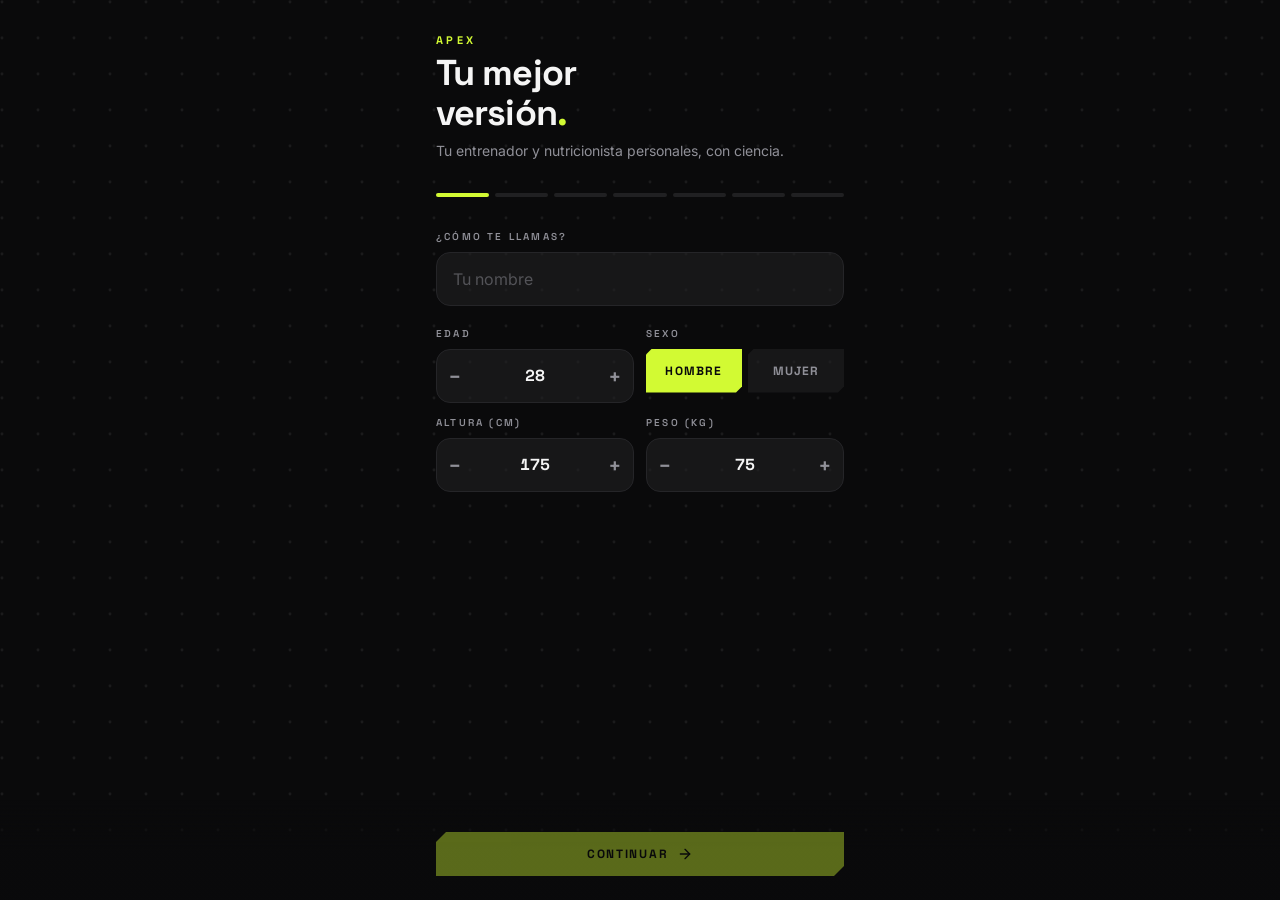
<file: index.html>
<!doctype html>
<html lang="es" class="dark">
  <head>
    <meta charset="UTF-8" />
    <meta name="viewport" content="width=device-width, initial-scale=1.0, viewport-fit=cover" />
    <meta name="theme-color" content="#0a0a0b" />
    <link rel="manifest" href="/manifest.webmanifest" />
    <!-- iOS: instalación como app en pantalla de inicio -->
    <meta name="apple-mobile-web-app-capable" content="yes" />
    <meta name="mobile-web-app-capable" content="yes" />
    <meta name="apple-mobile-web-app-status-bar-style" content="black-translucent" />
    <meta name="apple-mobile-web-app-title" content="APEX" />
    <link rel="apple-touch-icon" href="/icons/apple-touch-icon.png" />
    <link rel="icon" type="image/png" href="/icons/icon-192.png" />
    <meta name="description" content="APEX: tu plan de entrenamiento y nutrición con base científica. Entrena, come, mide, repite." />
    <title>APEX — Tu mejor versión</title>
    <link rel="preconnect" href="https://fonts.googleapis.com" />
    <link rel="preconnect" href="https://fonts.gstatic.com" crossorigin />
    <link
      href="https://fonts.googleapis.com/css2?family=Space+Grotesk:wght@400;500;600;700&family=Inter:wght@400;500;600;700&family=JetBrains+Mono:wght@400;500;700&display=swap"
      rel="stylesheet"
    />
    <script type="module" crossorigin src="/assets/index-Dzww2-2P.js"></script>
    <link rel="stylesheet" crossorigin href="/assets/index-Cu0uky8-.css">
  </head>
  <body>
    <div id="root"></div>
  </body>
</html>
</file>
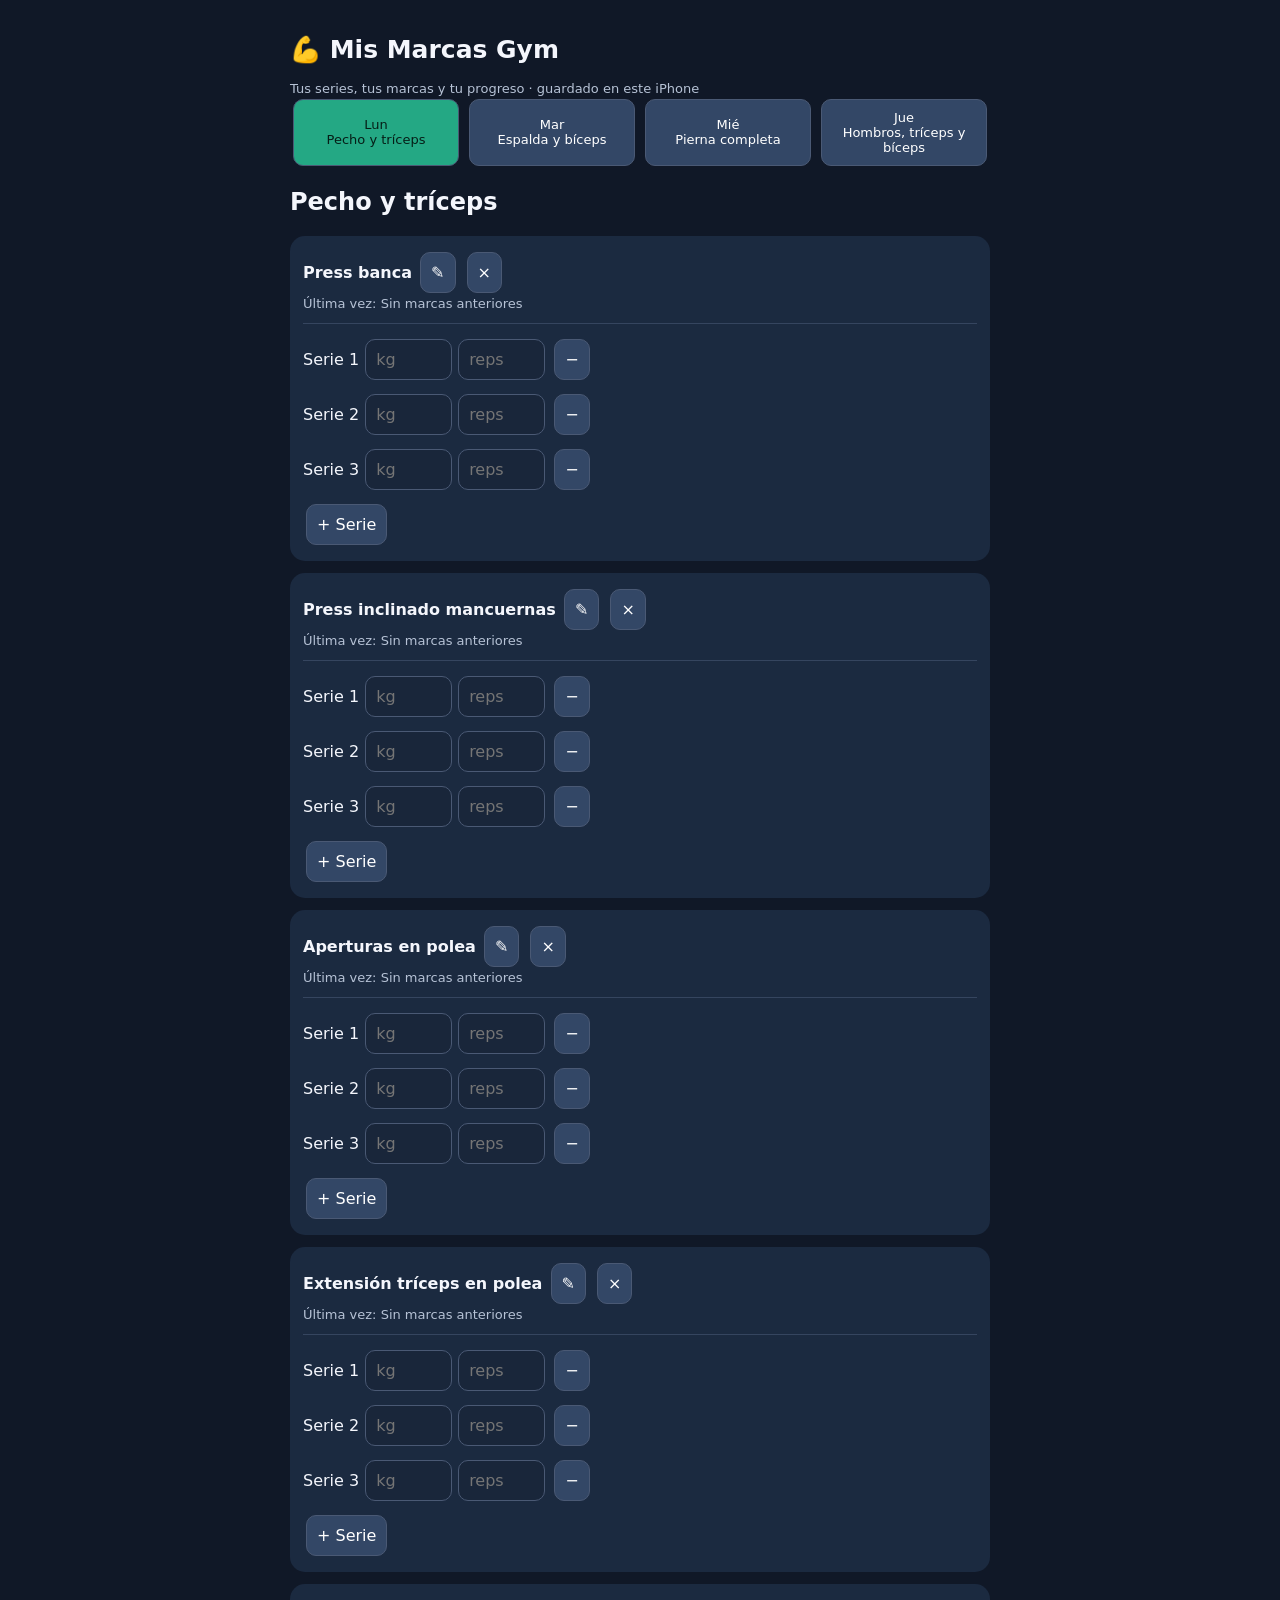
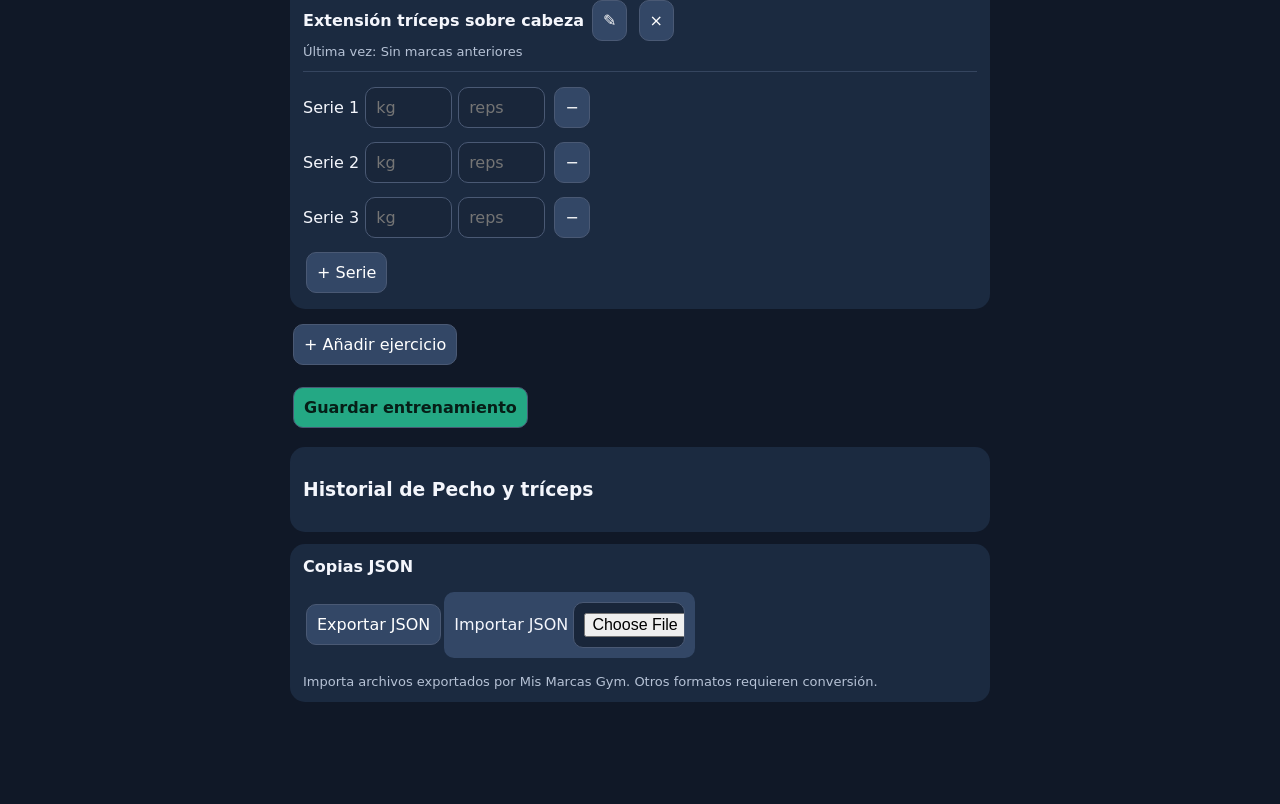
<file: mis-marcas-gym/index.html>
<!doctype html><html lang="es"><head><meta charset="utf-8"><meta name="viewport" content="width=device-width,initial-scale=1,viewport-fit=cover"><meta name="theme-color" content="#101827"><meta name="apple-mobile-web-app-capable" content="yes"><meta name="apple-mobile-web-app-title" content="Mis Marcas"><title>Mis Marcas Gym</title><link rel="manifest" href="manifest.webmanifest"><style>body{font-family:system-ui;background:#101827;color:#f4f6fc;margin:0;padding:18px 15px 90px;max-width:700px;margin:auto}h1{font-size:25px}button,input,select{font:inherit;border-radius:10px;padding:10px;border:1px solid #4a5974}button{background:#334766;color:white;margin:3px}button.primary{background:#24a884;color:#061e17;font-weight:bold}input{background:#19263a;color:white;max-width:90px}input[type=text]{max-width:220px}.card{background:#1b2a40;padding:13px;border-radius:15px;margin:12px 0}.muted{color:#b6c2d5;font-size:13px}.tabs{display:flex;flex-wrap:wrap;gap:4px}.tabs button{flex:1;font-size:13px}.active{background:#24a884;color:#061e17} .set{display:flex;align-items:center;gap:6px;margin:8px 0;flex-wrap:wrap}.set input{width:65px}.line{border-top:1px solid #35455f;margin:12px 0}</style></head><body><h1>💪 Mis Marcas Gym</h1><div class="muted">Tus series, tus marcas y tu progreso · guardado en este iPhone</div><div class="tabs" id="tabs"></div><div id="main"></div><div class="card"><b>Copias JSON</b><p><button onclick="exportData()">Exportar JSON</button><label style="display:inline-block;background:#334766;padding:10px;border-radius:10px">Importar JSON <input type="file" accept=".json,application/json" onchange="importData(this)" style="width:95px"></label></p><div class="muted">Importa archivos exportados por Mis Marcas Gym. Otros formatos requieren conversión.</div></div><script>
const defaults=[["Pecho y tríceps",["Press banca","Press inclinado mancuernas","Aperturas en polea","Extensión tríceps en polea","Extensión tríceps sobre cabeza"]],["Espalda y bíceps",["Jalón al pecho","Remo con barra","Remo en polea baja","Curl bíceps con barra","Curl inclinado con mancuernas"]],["Pierna completa",["Extensiones de cuádriceps","Prensa","Peso muerto rumano","Curl femoral","Elevación de gemelos"]],["Hombros, tríceps y bíceps",["Press militar","Elevaciones laterales","Pájaros","Extensión tríceps en polea","Extensión tríceps sobre cabeza","Curl bíceps con barra","Curl martillo"]]];
const key="mis-marcas-gym-v3";let state;try{state=JSON.parse(localStorage.getItem(key))}catch(e){}if(!state||!Array.isArray(state.days)){state={days:defaults.map(([name,exercises])=>({name,exercises:exercises.map(name=>({id:crypto.randomUUID(),name,sets:[{kg:"",reps:""},{kg:"",reps:""},{kg:"",reps:""}]}))})),history:[]}}if(state.routineVersion!==3){state.days=defaults.map(([name,names],i)=>({name,exercises:names.map(n=>{let old=state.days[i]?.exercises?.find(e=>e.name===n);return old||{id:crypto.randomUUID(),name:n,sets:[{kg:"",reps:""},{kg:"",reps:""},{kg:"",reps:""}]}})}));state.routineVersion=3;}let day=(new Date().getDay()+6)%7;if(day>3)day=0;const save=()=>localStorage.setItem(key,JSON.stringify(state));const esc=s=>String(s).replace(/[&<>"']/g,c=>({"&":"&amp;","<":"&lt;",">":"&gt;",'"':"&quot;","'":"&#39;"}[c]));const id=()=>crypto.randomUUID();function last(ex){for(let i=state.history.length-1;i>=0;i--){let a=state.history[i].exercises.find(x=>x.id===ex.id||x.name===ex.name||((x.aliases||[]).includes(ex.name)));if(a)return state.history[i].date+": "+a.sets.map(s=>s.kg+" kg × "+s.reps).join(" · ")}return "Sin marcas anteriores"}function render(){document.getElementById("tabs").innerHTML=state.days.map((d,i)=>'<button class="'+(i===day?"active":"")+'" onclick="day='+i+';render()">'+["Lun","Mar","Mié","Jue"][i]+'<div>'+esc(d.name)+'</div></button>').join("");let d=state.days[day];document.getElementById("main").innerHTML='<h2>'+esc(d.name)+'</h2>'+d.exercises.map((ex,j)=>'<div class="card"><div><b>'+esc(ex.name)+'</b> <button onclick="rename('+j+')">✎</button> <button onclick="removeEx('+j+')">×</button></div><div class="muted">Última vez: '+esc(last(ex))+'</div><div class="line"></div>'+ex.sets.map((s,k)=>'<div class="set"><span>Serie '+(k+1)+'</span><input type="number" min="0" step="0.5" placeholder="kg" value="'+esc(s.kg)+'" oninput="edit('+j+','+k+',\'kg\',this.value)"><input type="number" min="0" step="1" placeholder="reps" value="'+esc(s.reps)+'" oninput="edit('+j+','+k+',\'reps\',this.value)"><button onclick="removeSet('+j+','+k+')">−</button></div>').join('')+'<button onclick="addSet('+j+')">+ Serie</button></div>').join('')+'<button onclick="addEx()">+ Añadir ejercicio</button><p><button class="primary" onclick="finish()">Guardar entrenamiento</button></p><div class="card"><h3>Historial de '+esc(d.name)+'</h3>'+state.history.filter(h=>h.day===day||h.day===-1).slice().reverse().slice(0,12).map(h=>'<p><b>'+esc(h.date)+'</b><br>'+h.exercises.map(e=>esc(e.name)+': '+e.sets.map(s=>s.kg+'kg × '+s.reps).join(', ')).join('<br>')+'</p>').join('')+'</div>'}function edit(j,k,f,v){state.days[day].exercises[j].sets[k][f]=v;save()}function addSet(j){state.days[day].exercises[j].sets.push({kg:"",reps:""});save();render()}function removeSet(j,k){state.days[day].exercises[j].sets.splice(k,1);save();render()}function addEx(){let name=prompt("Nombre del ejercicio");if(!name?.trim())return;state.days[day].exercises.push({id:id(),name:name.trim(),sets:[{kg:"",reps:""},{kg:"",reps:""},{kg:"",reps:""}]});save();render()}function rename(j){let ex=state.days[day].exercises[j],name=prompt("Nuevo nombre",ex.name);if(name?.trim()){ex.name=name.trim();save();render()}}function removeEx(j){if(confirm("¿Eliminar ejercicio? El historial se conservará.")){state.days[day].exercises.splice(j,1);save();render()}}function finish(){let d=state.days[day],exercises=d.exercises.map(e=>({id:e.id,name:e.name,sets:e.sets.filter(s=>s.kg!==""&&s.reps!=="").map(s=>({...s}))})).filter(e=>e.sets.length);if(!exercises.length)return alert("Introduce alguna serie completa.");if(!confirm("¿Guardar este entrenamiento?"))return;state.history.push({date:new Date().toLocaleDateString("es-ES"),day,exercises});save();render();alert("Entrenamiento guardado")}function exportData(){let a=document.createElement("a"),u=URL.createObjectURL(new Blob([JSON.stringify(state,null,2)],{type:"application/json"}));a.href=u;a.download="mis-marcas-"+new Date().toISOString().slice(0,10)+".json";a.click();setTimeout(()=>URL.revokeObjectURL(u),1000)}function normalizeName(s){return String(s||"").normalize("NFD").replace(/[\\u0300-\\u036f]/g,"").toLowerCase().replace(/[^a-z0-9]/g,"")}function convertPersonal(d){const sessions=d.data.sessions;if(!Array.isArray(sessions))throw Error("No se encuentran sesiones de Personal Recomp");let imported=0;const existing=new Set(state.history.map(h=>h.sourceId).filter(Boolean));for(const session of sessions){if(!Array.isArray(session.exercises)||session.status!=="done")continue;const sourceId="personal-recomp:"+session.id;if(existing.has(sourceId))continue;const exercises=session.exercises.map(e=>{const name=e.name||e.canonical||d.data.exercises?.[e.exerciseId]?.name||"Ejercicio";const aliases=[e.name,e.canonical,d.data.exercises?.[e.exerciseId]?.name,d.data.exercises?.[e.exerciseId]?.canonical].filter(Boolean);const sets=(e.sets||[]).filter(x=>x.done!==false&&Number.isFinite(Number(x.kg))&&Number.isFinite(Number(x.reps))).map(x=>({kg:String(x.kg),reps:String(x.reps),rir:x.rir,ts:x.ts}));return {id:e.exerciseId||name,name,aliases,sets}}).filter(e=>e.sets.length);if(!exercises.length)continue;state.history.push({date:session.date,day:-1,title:session.title||"Personal Recomp",sourceId,exercises});imported++}state.history.sort((a,b)=>String(a.date).localeCompare(String(b.date)));return imported}async function importData(el){const file=el.files?.[0];if(!file)return;try{let d;try{d=JSON.parse(await file.text())}catch(e){throw Error("El archivo no es JSON válido.")}if(d?.app==="Personal Recomp"&&Array.isArray(d.data?.sessions)){if(!confirm("Importar historial de Personal Recomp manteniendo tu rutina y marcas actuales?"))return;const backup=JSON.stringify(state);try{const count=convertPersonal(d);save();render();alert("Importadas "+count+" sesiones nuevas. El historial anterior se conserva. Los entrenamientos antiguos aparecen en el historial de todos los días.")}catch(e){state=JSON.parse(backup);throw e}}else if(Array.isArray(d?.days)&&d.days.length===4&&Array.isArray(d.history)){if(!d.days.every(x=>Array.isArray(x.exercises)))throw Error("Formato incorrecto");if(confirm("Este archivo sustituirá la rutina y el historial actuales. ¿Continuar?")){state=d;save();render();alert("Importación completada.")}}else throw Error("Formato no reconocido. Adjunta este archivo al chat para adaptar su importación.")}catch(e){alert("No se ha importado: "+e.message)}finally{el.value=""}}save();render();if("serviceWorker"in navigator)navigator.serviceWorker.register("sw.js").catch(()=>{});
</script></body></html>
</file>
<file: assets/index-Cu0uky8-.css>
*,:before,:after{--tw-border-spacing-x: 0;--tw-border-spacing-y: 0;--tw-translate-x: 0;--tw-translate-y: 0;--tw-rotate: 0;--tw-skew-x: 0;--tw-skew-y: 0;--tw-scale-x: 1;--tw-scale-y: 1;--tw-pan-x: ;--tw-pan-y: ;--tw-pinch-zoom: ;--tw-scroll-snap-strictness: proximity;--tw-gradient-from-position: ;--tw-gradient-via-position: ;--tw-gradient-to-position: ;--tw-ordinal: ;--tw-slashed-zero: ;--tw-numeric-figure: ;--tw-numeric-spacing: ;--tw-numeric-fraction: ;--tw-ring-inset: ;--tw-ring-offset-width: 0px;--tw-ring-offset-color: #fff;--tw-ring-color: rgb(59 130 246 / .5);--tw-ring-offset-shadow: 0 0 #0000;--tw-ring-shadow: 0 0 #0000;--tw-shadow: 0 0 #0000;--tw-shadow-colored: 0 0 #0000;--tw-blur: ;--tw-brightness: ;--tw-contrast: ;--tw-grayscale: ;--tw-hue-rotate: ;--tw-invert: ;--tw-saturate: ;--tw-sepia: ;--tw-drop-shadow: ;--tw-backdrop-blur: ;--tw-backdrop-brightness: ;--tw-backdrop-contrast: ;--tw-backdrop-grayscale: ;--tw-backdrop-hue-rotate: ;--tw-backdrop-invert: ;--tw-backdrop-opacity: ;--tw-backdrop-saturate: ;--tw-backdrop-sepia: ;--tw-contain-size: ;--tw-contain-layout: ;--tw-contain-paint: ;--tw-contain-style: }::backdrop{--tw-border-spacing-x: 0;--tw-border-spacing-y: 0;--tw-translate-x: 0;--tw-translate-y: 0;--tw-rotate: 0;--tw-skew-x: 0;--tw-skew-y: 0;--tw-scale-x: 1;--tw-scale-y: 1;--tw-pan-x: ;--tw-pan-y: ;--tw-pinch-zoom: ;--tw-scroll-snap-strictness: proximity;--tw-gradient-from-position: ;--tw-gradient-via-position: ;--tw-gradient-to-position: ;--tw-ordinal: ;--tw-slashed-zero: ;--tw-numeric-figure: ;--tw-numeric-spacing: ;--tw-numeric-fraction: ;--tw-ring-inset: ;--tw-ring-offset-width: 0px;--tw-ring-offset-color: #fff;--tw-ring-color: rgb(59 130 246 / .5);--tw-ring-offset-shadow: 0 0 #0000;--tw-ring-shadow: 0 0 #0000;--tw-shadow: 0 0 #0000;--tw-shadow-colored: 0 0 #0000;--tw-blur: ;--tw-brightness: ;--tw-contrast: ;--tw-grayscale: ;--tw-hue-rotate: ;--tw-invert: ;--tw-saturate: ;--tw-sepia: ;--tw-drop-shadow: ;--tw-backdrop-blur: ;--tw-backdrop-brightness: ;--tw-backdrop-contrast: ;--tw-backdrop-grayscale: ;--tw-backdrop-hue-rotate: ;--tw-backdrop-invert: ;--tw-backdrop-opacity: ;--tw-backdrop-saturate: ;--tw-backdrop-sepia: ;--tw-contain-size: ;--tw-contain-layout: ;--tw-contain-paint: ;--tw-contain-style: }*,:before,:after{box-sizing:border-box;border-width:0;border-style:solid;border-color:#e5e7eb}:before,:after{--tw-content: ""}html,:host{line-height:1.5;-webkit-text-size-adjust:100%;-moz-tab-size:4;-o-tab-size:4;tab-size:4;font-family:ui-sans-serif,system-ui,sans-serif,"Apple Color Emoji","Segoe UI Emoji",Segoe UI Symbol,"Noto Color Emoji";font-feature-settings:normal;font-variation-settings:normal;-webkit-tap-highlight-color:transparent}body{margin:0;line-height:inherit}hr{height:0;color:inherit;border-top-width:1px}abbr:where([title]){-webkit-text-decoration:underline dotted;text-decoration:underline dotted}h1,h2,h3,h4,h5,h6{font-size:inherit;font-weight:inherit}a{color:inherit;text-decoration:inherit}b,strong{font-weight:bolder}code,kbd,samp,pre{font-family:ui-monospace,SFMono-Regular,Menlo,Monaco,Consolas,Liberation Mono,Courier New,monospace;font-feature-settings:normal;font-variation-settings:normal;font-size:1em}small{font-size:80%}sub,sup{font-size:75%;line-height:0;position:relative;vertical-align:baseline}sub{bottom:-.25em}sup{top:-.5em}table{text-indent:0;border-color:inherit;border-collapse:collapse}button,input,optgroup,select,textarea{font-family:inherit;font-feature-settings:inherit;font-variation-settings:inherit;font-size:100%;font-weight:inherit;line-height:inherit;letter-spacing:inherit;color:inherit;margin:0;padding:0}button,select{text-transform:none}button,input:where([type=button]),input:where([type=reset]),input:where([type=submit]){-webkit-appearance:button;background-color:transparent;background-image:none}:-moz-focusring{outline:auto}:-moz-ui-invalid{box-shadow:none}progress{vertical-align:baseline}::-webkit-inner-spin-button,::-webkit-outer-spin-button{height:auto}[type=search]{-webkit-appearance:textfield;outline-offset:-2px}::-webkit-search-decoration{-webkit-appearance:none}::-webkit-file-upload-button{-webkit-appearance:button;font:inherit}summary{display:list-item}blockquote,dl,dd,h1,h2,h3,h4,h5,h6,hr,figure,p,pre{margin:0}fieldset{margin:0;padding:0}legend{padding:0}ol,ul,menu{list-style:none;margin:0;padding:0}dialog{padding:0}textarea{resize:vertical}input::-moz-placeholder,textarea::-moz-placeholder{opacity:1;color:#9ca3af}input::placeholder,textarea::placeholder{opacity:1;color:#9ca3af}button,[role=button]{cursor:pointer}:disabled{cursor:default}img,svg,video,canvas,audio,iframe,embed,object{display:block;vertical-align:middle}img,video{max-width:100%;height:auto}[hidden]:where(:not([hidden=until-found])){display:none}:root{--background: 240 6% 4%;--foreground: 0 0% 96%;--card: 240 5% 8%;--card-foreground: 0 0% 96%;--popover: 240 5% 8%;--popover-foreground: 0 0% 96%;--primary: 72 95% 59%;--primary-foreground: 240 10% 4%;--secondary: 240 4% 13%;--secondary-foreground: 0 0% 96%;--muted: 240 4% 13%;--muted-foreground: 240 4% 58%;--accent: 72 95% 59%;--accent-foreground: 240 10% 4%;--destructive: 4 88% 62%;--destructive-foreground: 0 0% 98%;--border: 240 4% 15%;--input: 240 4% 15%;--ring: 72 95% 59%;--radius: .625rem;--sidebar-background: 240 5.9% 10%;--sidebar-foreground: 240 4.8% 95.9%;--sidebar-primary: 224.3 76.3% 48%;--sidebar-primary-foreground: 0 0% 100%;--sidebar-accent: 240 3.7% 15.9%;--sidebar-accent-foreground: 0 0% 98%;--sidebar-border: 240 3.7% 15.9%;--sidebar-ring: 217.2 91.2% 59.8%}*{border-color:hsl(var(--border))}html{-webkit-tap-highlight-color:transparent}body{background-color:hsl(var(--background));color:hsl(var(--foreground));-webkit-font-smoothing:antialiased;-moz-osx-font-smoothing:grayscale;font-family:Inter,system-ui,sans-serif;font-feature-settings:"tnum" 1}.font-display{font-family:Space Grotesk,Inter,sans-serif}.font-mono-num{font-family:JetBrains Mono,monospace;font-feature-settings:"tnum" 1}.chamfer{clip-path:polygon(10px 0,100% 0,100% calc(100% - 10px),calc(100% - 10px) 100%,0 100%,0 10px)}.chamfer-sm{clip-path:polygon(6px 0,100% 0,100% calc(100% - 6px),calc(100% - 6px) 100%,0 100%,0 6px)}.micro-label{font-family:Space Grotesk,Inter,sans-serif;font-size:10px;font-weight:600;text-transform:uppercase;letter-spacing:.22em;color:hsl(var(--muted-foreground))}.dot-grid{background-image:url("data:image/svg+xml,%3Csvg xmlns='http://www.w3.org/2000/svg' width='36' height='36'%3E%3Ccircle cx='2' cy='2' r='1.4' fill='%23ffffff' fill-opacity='0.07'/%3E%3C/svg%3E")}.dot-grid-volt{background-image:url("data:image/svg+xml,%3Csvg xmlns='http://www.w3.org/2000/svg' width='36' height='36'%3E%3Ccircle cx='2' cy='2' r='1.4' fill='%23d4f93f' fill-opacity='0.16'/%3E%3C/svg%3E")}.no-scrollbar::-webkit-scrollbar{display:none}.no-scrollbar{-ms-overflow-style:none;scrollbar-width:none}.sr-only{position:absolute;width:1px;height:1px;padding:0;margin:-1px;overflow:hidden;clip:rect(0,0,0,0);white-space:nowrap;border-width:0}.pointer-events-none{pointer-events:none}.pointer-events-auto{pointer-events:auto}.visible{visibility:visible}.invisible{visibility:hidden}.fixed{position:fixed}.absolute{position:absolute}.relative{position:relative}.sticky{position:sticky}.inset-0{inset:0}.inset-x-0{left:0;right:0}.inset-y-0{top:0;bottom:0}.-bottom-12{bottom:-3rem}.-left-12{left:-3rem}.-right-0\.5{right:-.125rem}.-right-1\.5{right:-.375rem}.-right-12{right:-3rem}.-top-0\.5{top:-.125rem}.-top-1{top:-.25rem}.-top-1\.5{top:-.375rem}.-top-12{top:-3rem}.bottom-0{bottom:0}.bottom-20{bottom:5rem}.left-0{left:0}.left-1\/2{left:50%}.left-2{left:.5rem}.left-3\.5{left:.875rem}.left-\[50\%\]{left:50%}.right-0{right:0}.right-1{right:.25rem}.right-2{right:.5rem}.right-3{right:.75rem}.right-4{right:1rem}.top-0{top:0}.top-1\.5{top:.375rem}.top-1\/2{top:50%}.top-14{top:3.5rem}.top-3\.5{top:.875rem}.top-4{top:1rem}.top-6{top:1.5rem}.top-\[1px\]{top:1px}.top-\[50\%\]{top:50%}.top-\[60\%\]{top:60%}.top-full{top:100%}.isolate{isolation:isolate}.z-10{z-index:10}.z-20{z-index:20}.z-30{z-index:30}.z-40{z-index:40}.z-50{z-index:50}.z-\[1\]{z-index:1}.order-first{order:-9999}.order-last{order:9999}.col-span-2{grid-column:span 2 / span 2}.col-start-2{grid-column-start:2}.row-span-2{grid-row:span 2 / span 2}.row-start-1{grid-row-start:1}.\!m-0{margin:0!important}.-mx-1{margin-left:-.25rem;margin-right:-.25rem}.-mx-5{margin-left:-1.25rem;margin-right:-1.25rem}.-my-2{margin-top:-.5rem;margin-bottom:-.5rem}.mx-2{margin-left:.5rem;margin-right:.5rem}.mx-3\.5{margin-left:.875rem;margin-right:.875rem}.mx-4{margin-left:1rem;margin-right:1rem}.mx-auto{margin-left:auto;margin-right:auto}.my-0{margin-top:0;margin-bottom:0}.my-0\.5{margin-top:.125rem;margin-bottom:.125rem}.my-1{margin-top:.25rem;margin-bottom:.25rem}.-ml-2{margin-left:-.5rem}.-ml-4{margin-left:-1rem}.-mt-0\.5{margin-top:-.125rem}.-mt-1{margin-top:-.25rem}.-mt-4{margin-top:-1rem}.mb-1{margin-bottom:.25rem}.mb-1\.5{margin-bottom:.375rem}.mb-2{margin-bottom:.5rem}.mb-2\.5{margin-bottom:.625rem}.mb-3{margin-bottom:.75rem}.mb-4{margin-bottom:1rem}.mb-5{margin-bottom:1.25rem}.mb-8{margin-bottom:2rem}.ml-1{margin-left:.25rem}.ml-4{margin-left:1rem}.ml-auto{margin-left:auto}.mr-1{margin-right:.25rem}.mr-1\.5{margin-right:.375rem}.mr-2{margin-right:.5rem}.mr-3{margin-right:.75rem}.mt-0\.5{margin-top:.125rem}.mt-1{margin-top:.25rem}.mt-1\.5{margin-top:.375rem}.mt-2{margin-top:.5rem}.mt-2\.5{margin-top:.625rem}.mt-3{margin-top:.75rem}.mt-4{margin-top:1rem}.mt-auto{margin-top:auto}.line-clamp-1{overflow:hidden;display:-webkit-box;-webkit-box-orient:vertical;-webkit-line-clamp:1}.line-clamp-2{overflow:hidden;display:-webkit-box;-webkit-box-orient:vertical;-webkit-line-clamp:2}.block{display:block}.inline-block{display:inline-block}.inline{display:inline}.flex{display:flex}.inline-flex{display:inline-flex}.table{display:table}.table-caption{display:table-caption}.table-cell{display:table-cell}.table-row{display:table-row}.grid{display:grid}.hidden{display:none}.aspect-\[3\/4\]{aspect-ratio:3/4}.aspect-square{aspect-ratio:1 / 1}.aspect-video{aspect-ratio:16 / 9}.size-1\.5{width:.375rem;height:.375rem}.size-10{width:2.5rem;height:2.5rem}.size-11{width:2.75rem;height:2.75rem}.size-12{width:3rem;height:3rem}.size-16{width:4rem;height:4rem}.size-2{width:.5rem;height:.5rem}.size-2\.5{width:.625rem;height:.625rem}.size-3{width:.75rem;height:.75rem}.size-3\.5{width:.875rem;height:.875rem}.size-4{width:1rem;height:1rem}.size-5{width:1.25rem;height:1.25rem}.size-6{width:1.5rem;height:1.5rem}.size-7{width:1.75rem;height:1.75rem}.size-8{width:2rem;height:2rem}.size-9{width:2.25rem;height:2.25rem}.size-\[18px\]{width:18px;height:18px}.size-auto{width:auto;height:auto}.size-full{width:100%;height:100%}.h-1{height:.25rem}.h-1\.5{height:.375rem}.h-10{height:2.5rem}.h-12{height:3rem}.h-14{height:3.5rem}.h-2{height:.5rem}.h-2\.5{height:.625rem}.h-4{height:1rem}.h-40{height:10rem}.h-44{height:11rem}.h-5{height:1.25rem}.h-6{height:1.5rem}.h-7{height:1.75rem}.h-8{height:2rem}.h-9{height:2.25rem}.h-\[1\.15rem\]{height:1.15rem}.h-\[calc\(100\%-1px\)\]{height:calc(100% - 1px)}.h-\[var\(--radix-navigation-menu-viewport-height\)\]{height:var(--radix-navigation-menu-viewport-height)}.h-\[var\(--radix-select-trigger-height\)\]{height:var(--radix-select-trigger-height)}.h-auto{height:auto}.h-full{height:100%}.h-px{height:1px}.h-svh{height:100svh}.max-h-\[300px\]{max-height:300px}.max-h-\[80dvh\]{max-height:80dvh}.min-h-0{min-height:0px}.min-h-16{min-height:4rem}.min-h-4{min-height:1rem}.min-h-dvh{min-height:100dvh}.min-h-svh{min-height:100svh}.w-0{width:0px}.w-1{width:.25rem}.w-12{width:3rem}.w-14{width:3.5rem}.w-2{width:.5rem}.w-2\.5{width:.625rem}.w-24{width:6rem}.w-28{width:7rem}.w-3{width:.75rem}.w-3\/4{width:75%}.w-4{width:1rem}.w-40{width:10rem}.w-5{width:1.25rem}.w-64{width:16rem}.w-7{width:1.75rem}.w-72{width:18rem}.w-8{width:2rem}.w-9{width:2.25rem}.w-\[100px\]{width:100px}.w-auto{width:auto}.w-fit{width:-moz-fit-content;width:fit-content}.w-full{width:100%}.w-max{width:-moz-max-content;width:max-content}.w-px{width:1px}.min-w-0{min-width:0px}.min-w-10{min-width:2.5rem}.min-w-5{min-width:1.25rem}.min-w-8{min-width:2rem}.min-w-9{min-width:2.25rem}.min-w-\[12rem\]{min-width:12rem}.min-w-\[8rem\]{min-width:8rem}.min-w-\[var\(--radix-select-trigger-width\)\]{min-width:var(--radix-select-trigger-width)}.max-w-\[85\%\]{max-width:85%}.max-w-\[calc\(100\%-2rem\)\]{max-width:calc(100% - 2rem)}.max-w-max{max-width:-moz-max-content;max-width:max-content}.max-w-md{max-width:28rem}.max-w-sm{max-width:24rem}.flex-1{flex:1 1 0%}.shrink-0{flex-shrink:0}.grow{flex-grow:1}.grow-0{flex-grow:0}.basis-full{flex-basis:100%}.caption-bottom{caption-side:bottom}.border-collapse{border-collapse:collapse}.-translate-x-1\/2{--tw-translate-x: -50%;transform:translate(var(--tw-translate-x),var(--tw-translate-y)) rotate(var(--tw-rotate)) skew(var(--tw-skew-x)) skewY(var(--tw-skew-y)) scaleX(var(--tw-scale-x)) scaleY(var(--tw-scale-y))}.-translate-x-px{--tw-translate-x: -1px;transform:translate(var(--tw-translate-x),var(--tw-translate-y)) rotate(var(--tw-rotate)) skew(var(--tw-skew-x)) skewY(var(--tw-skew-y)) scaleX(var(--tw-scale-x)) scaleY(var(--tw-scale-y))}.-translate-y-1\/2{--tw-translate-y: -50%;transform:translate(var(--tw-translate-x),var(--tw-translate-y)) rotate(var(--tw-rotate)) skew(var(--tw-skew-x)) skewY(var(--tw-skew-y)) scaleX(var(--tw-scale-x)) scaleY(var(--tw-scale-y))}.translate-x-\[-50\%\]{--tw-translate-x: -50%;transform:translate(var(--tw-translate-x),var(--tw-translate-y)) rotate(var(--tw-rotate)) skew(var(--tw-skew-x)) skewY(var(--tw-skew-y)) scaleX(var(--tw-scale-x)) scaleY(var(--tw-scale-y))}.translate-x-px{--tw-translate-x: 1px;transform:translate(var(--tw-translate-x),var(--tw-translate-y)) rotate(var(--tw-rotate)) skew(var(--tw-skew-x)) skewY(var(--tw-skew-y)) scaleX(var(--tw-scale-x)) scaleY(var(--tw-scale-y))}.translate-y-0\.5{--tw-translate-y: .125rem;transform:translate(var(--tw-translate-x),var(--tw-translate-y)) rotate(var(--tw-rotate)) skew(var(--tw-skew-x)) skewY(var(--tw-skew-y)) scaleX(var(--tw-scale-x)) scaleY(var(--tw-scale-y))}.translate-y-\[-2px\]{--tw-translate-y: -2px;transform:translate(var(--tw-translate-x),var(--tw-translate-y)) rotate(var(--tw-rotate)) skew(var(--tw-skew-x)) skewY(var(--tw-skew-y)) scaleX(var(--tw-scale-x)) scaleY(var(--tw-scale-y))}.translate-y-\[-50\%\]{--tw-translate-y: -50%;transform:translate(var(--tw-translate-x),var(--tw-translate-y)) rotate(var(--tw-rotate)) skew(var(--tw-skew-x)) skewY(var(--tw-skew-y)) scaleX(var(--tw-scale-x)) scaleY(var(--tw-scale-y))}.translate-y-\[calc\(-50\%_-_2px\)\]{--tw-translate-y: calc(-50% - 2px) ;transform:translate(var(--tw-translate-x),var(--tw-translate-y)) rotate(var(--tw-rotate)) skew(var(--tw-skew-x)) skewY(var(--tw-skew-y)) scaleX(var(--tw-scale-x)) scaleY(var(--tw-scale-y))}.-rotate-90{--tw-rotate: -90deg;transform:translate(var(--tw-translate-x),var(--tw-translate-y)) rotate(var(--tw-rotate)) skew(var(--tw-skew-x)) skewY(var(--tw-skew-y)) scaleX(var(--tw-scale-x)) scaleY(var(--tw-scale-y))}.rotate-0{--tw-rotate: 0deg;transform:translate(var(--tw-translate-x),var(--tw-translate-y)) rotate(var(--tw-rotate)) skew(var(--tw-skew-x)) skewY(var(--tw-skew-y)) scaleX(var(--tw-scale-x)) scaleY(var(--tw-scale-y))}.rotate-45{--tw-rotate: 45deg;transform:translate(var(--tw-translate-x),var(--tw-translate-y)) rotate(var(--tw-rotate)) skew(var(--tw-skew-x)) skewY(var(--tw-skew-y)) scaleX(var(--tw-scale-x)) scaleY(var(--tw-scale-y))}.rotate-90{--tw-rotate: 90deg;transform:translate(var(--tw-translate-x),var(--tw-translate-y)) rotate(var(--tw-rotate)) skew(var(--tw-skew-x)) skewY(var(--tw-skew-y)) scaleX(var(--tw-scale-x)) scaleY(var(--tw-scale-y))}.-scale-y-100{--tw-scale-y: -1;transform:translate(var(--tw-translate-x),var(--tw-translate-y)) rotate(var(--tw-rotate)) skew(var(--tw-skew-x)) skewY(var(--tw-skew-y)) scaleX(var(--tw-scale-x)) scaleY(var(--tw-scale-y))}.transform{transform:translate(var(--tw-translate-x),var(--tw-translate-y)) rotate(var(--tw-rotate)) skew(var(--tw-skew-x)) skewY(var(--tw-skew-y)) scaleX(var(--tw-scale-x)) scaleY(var(--tw-scale-y))}@keyframes bounce{0%,to{transform:translateY(-25%);animation-timing-function:cubic-bezier(.8,0,1,1)}50%{transform:none;animation-timing-function:cubic-bezier(0,0,.2,1)}}.animate-bounce{animation:bounce 1s infinite}@keyframes caret-blink{0%,70%,to{opacity:1}20%,50%{opacity:0}}.animate-caret-blink{animation:caret-blink 1.25s ease-out infinite}@keyframes pulse{50%{opacity:.5}}.animate-pulse{animation:pulse 2s cubic-bezier(.4,0,.6,1) infinite}@keyframes spin{to{transform:rotate(360deg)}}.animate-spin{animation:spin 1s linear infinite}.cursor-default{cursor:default}.cursor-pointer{cursor:pointer}.cursor-text{cursor:text}.touch-none{touch-action:none}.select-none{-webkit-user-select:none;-moz-user-select:none;user-select:none}.resize-none{resize:none}.scroll-my-1{scroll-margin-top:.25rem;scroll-margin-bottom:.25rem}.scroll-py-1{scroll-padding-top:.25rem;scroll-padding-bottom:.25rem}.list-disc{list-style-type:disc}.list-none{list-style-type:none}.auto-rows-min{grid-auto-rows:min-content}.grid-cols-2{grid-template-columns:repeat(2,minmax(0,1fr))}.grid-cols-3{grid-template-columns:repeat(3,minmax(0,1fr))}.grid-cols-4{grid-template-columns:repeat(4,minmax(0,1fr))}.grid-cols-5{grid-template-columns:repeat(5,minmax(0,1fr))}.grid-cols-\[0_1fr\]{grid-template-columns:0 1fr}.grid-cols-\[2rem_1fr_1fr_2\.5rem\]{grid-template-columns:2rem 1fr 1fr 2.5rem}.grid-cols-\[4\.5rem_1fr_2\.5rem\]{grid-template-columns:4.5rem 1fr 2.5rem}.grid-cols-\[auto_1fr\]{grid-template-columns:auto 1fr}.grid-rows-2{grid-template-rows:repeat(2,minmax(0,1fr))}.grid-rows-\[auto_auto\]{grid-template-rows:auto auto}.flex-row{flex-direction:row}.flex-col{flex-direction:column}.flex-col-reverse{flex-direction:column-reverse}.flex-wrap{flex-wrap:wrap}.place-content-center{place-content:center}.place-items-center{place-items:center}.items-start{align-items:flex-start}.items-end{align-items:flex-end}.items-center{align-items:center}.items-baseline{align-items:baseline}.items-stretch{align-items:stretch}.justify-start{justify-content:flex-start}.justify-end{justify-content:flex-end}.justify-center{justify-content:center}.justify-between{justify-content:space-between}.justify-items-start{justify-items:start}.gap-0\.5{gap:.125rem}.gap-1{gap:.25rem}.gap-1\.5{gap:.375rem}.gap-2{gap:.5rem}.gap-2\.5{gap:.625rem}.gap-3{gap:.75rem}.gap-4{gap:1rem}.gap-5{gap:1.25rem}.gap-6{gap:1.5rem}.gap-7{gap:1.75rem}.gap-\[--spacing\(var\(--gap\)\)\]{gap:var(--spacing(var(--gap)))}.gap-y-0\.5{row-gap:.125rem}.space-y-1>:not([hidden])~:not([hidden]){--tw-space-y-reverse: 0;margin-top:calc(.25rem * calc(1 - var(--tw-space-y-reverse)));margin-bottom:calc(.25rem * var(--tw-space-y-reverse))}.space-y-1\.5>:not([hidden])~:not([hidden]){--tw-space-y-reverse: 0;margin-top:calc(.375rem * calc(1 - var(--tw-space-y-reverse)));margin-bottom:calc(.375rem * var(--tw-space-y-reverse))}.space-y-2>:not([hidden])~:not([hidden]){--tw-space-y-reverse: 0;margin-top:calc(.5rem * calc(1 - var(--tw-space-y-reverse)));margin-bottom:calc(.5rem * var(--tw-space-y-reverse))}.space-y-2\.5>:not([hidden])~:not([hidden]){--tw-space-y-reverse: 0;margin-top:calc(.625rem * calc(1 - var(--tw-space-y-reverse)));margin-bottom:calc(.625rem * var(--tw-space-y-reverse))}.space-y-3>:not([hidden])~:not([hidden]){--tw-space-y-reverse: 0;margin-top:calc(.75rem * calc(1 - var(--tw-space-y-reverse)));margin-bottom:calc(.75rem * var(--tw-space-y-reverse))}.space-y-4>:not([hidden])~:not([hidden]){--tw-space-y-reverse: 0;margin-top:calc(1rem * calc(1 - var(--tw-space-y-reverse)));margin-bottom:calc(1rem * var(--tw-space-y-reverse))}.space-y-5>:not([hidden])~:not([hidden]){--tw-space-y-reverse: 0;margin-top:calc(1.25rem * calc(1 - var(--tw-space-y-reverse)));margin-bottom:calc(1.25rem * var(--tw-space-y-reverse))}.space-y-6>:not([hidden])~:not([hidden]){--tw-space-y-reverse: 0;margin-top:calc(1.5rem * calc(1 - var(--tw-space-y-reverse)));margin-bottom:calc(1.5rem * var(--tw-space-y-reverse))}.space-y-7>:not([hidden])~:not([hidden]){--tw-space-y-reverse: 0;margin-top:calc(1.75rem * calc(1 - var(--tw-space-y-reverse)));margin-bottom:calc(1.75rem * var(--tw-space-y-reverse))}.divide-x>:not([hidden])~:not([hidden]){--tw-divide-x-reverse: 0;border-right-width:calc(1px * var(--tw-divide-x-reverse));border-left-width:calc(1px * calc(1 - var(--tw-divide-x-reverse)))}.divide-y>:not([hidden])~:not([hidden]){--tw-divide-y-reverse: 0;border-top-width:calc(1px * calc(1 - var(--tw-divide-y-reverse)));border-bottom-width:calc(1px * var(--tw-divide-y-reverse))}.divide-border\/50>:not([hidden])~:not([hidden]){border-color:hsl(var(--border) / .5)}.divide-border\/60>:not([hidden])~:not([hidden]){border-color:hsl(var(--border) / .6)}.self-start{align-self:flex-start}.self-stretch{align-self:stretch}.justify-self-end{justify-self:end}.overflow-auto{overflow:auto}.overflow-hidden{overflow:hidden}.overflow-x-auto{overflow-x:auto}.overflow-y-auto{overflow-y:auto}.overflow-x-hidden{overflow-x:hidden}.truncate{overflow:hidden;text-overflow:ellipsis;white-space:nowrap}.whitespace-nowrap{white-space:nowrap}.text-balance{text-wrap:balance}.break-words{overflow-wrap:break-word}.rounded{border-radius:.25rem}.rounded-2xl{border-radius:1rem}.rounded-\[2px\]{border-radius:2px}.rounded-\[4px\]{border-radius:4px}.rounded-\[calc\(var\(--radius\)-5px\)\]{border-radius:calc(var(--radius) - 5px)}.rounded-\[inherit\]{border-radius:inherit}.rounded-full{border-radius:9999px}.rounded-lg{border-radius:var(--radius)}.rounded-md{border-radius:calc(var(--radius) - 2px)}.rounded-none{border-radius:0}.rounded-sm{border-radius:calc(var(--radius) - 4px)}.rounded-xl{border-radius:calc(var(--radius) + 4px)}.rounded-xs{border-radius:calc(var(--radius) - 6px)}.rounded-l-md{border-top-left-radius:calc(var(--radius) - 2px);border-bottom-left-radius:calc(var(--radius) - 2px)}.rounded-r-md{border-top-right-radius:calc(var(--radius) - 2px);border-bottom-right-radius:calc(var(--radius) - 2px)}.rounded-t-3xl{border-top-left-radius:1.5rem;border-top-right-radius:1.5rem}.rounded-bl-md{border-bottom-left-radius:calc(var(--radius) - 2px)}.rounded-br-md{border-bottom-right-radius:calc(var(--radius) - 2px)}.rounded-tl-sm{border-top-left-radius:calc(var(--radius) - 4px)}.border{border-width:1px}.border-0{border-width:0px}.border-\[1\.5px\]{border-width:1.5px}.border-x{border-left-width:1px;border-right-width:1px}.border-y{border-top-width:1px;border-bottom-width:1px}.border-b{border-bottom-width:1px}.border-l{border-left-width:1px}.border-r{border-right-width:1px}.border-t{border-top-width:1px}.border-dashed{border-style:dashed}.\!border-amber-400\/40{border-color:#fbbf2466!important}.\!border-primary\/30{border-color:hsl(var(--primary) / .3)!important}.\!border-primary\/40{border-color:hsl(var(--primary) / .4)!important}.border-border{border-color:hsl(var(--border))}.border-border\/50{border-color:hsl(var(--border) / .5)}.border-border\/60{border-color:hsl(var(--border) / .6)}.border-input{border-color:hsl(var(--input))}.border-muted-foreground\/40{border-color:hsl(var(--muted-foreground) / .4)}.border-primary{border-color:hsl(var(--primary))}.border-primary\/25{border-color:hsl(var(--primary) / .25)}.border-primary\/40{border-color:hsl(var(--primary) / .4)}.border-primary\/50{border-color:hsl(var(--primary) / .5)}.border-primary\/60{border-color:hsl(var(--primary) / .6)}.border-sidebar-border{border-color:hsl(var(--sidebar-border))}.border-transparent{border-color:transparent}.border-l-transparent{border-left-color:transparent}.border-t-transparent{border-top-color:transparent}.\!bg-destructive{--tw-bg-opacity: 1 !important;background-color:hsl(var(--destructive) / var(--tw-bg-opacity, 1))!important}.bg-accent{background-color:hsl(var(--accent))}.bg-amber-400{--tw-bg-opacity: 1;background-color:rgb(251 191 36 / var(--tw-bg-opacity, 1))}.bg-amber-400\/5{background-color:#fbbf240d}.bg-background{background-color:hsl(var(--background))}.bg-background\/80{background-color:hsl(var(--background) / .8)}.bg-background\/90{background-color:hsl(var(--background) / .9)}.bg-background\/95{background-color:hsl(var(--background) / .95)}.bg-black\/50{background-color:#00000080}.bg-black\/70{background-color:#000000b3}.bg-border{background-color:hsl(var(--border))}.bg-card{background-color:hsl(var(--card))}.bg-card\/95{background-color:hsl(var(--card) / .95)}.bg-destructive{--tw-bg-opacity: 1;background-color:hsl(var(--destructive) / var(--tw-bg-opacity, 1))}.bg-foreground{background-color:hsl(var(--foreground))}.bg-input{background-color:hsl(var(--input))}.bg-muted{background-color:hsl(var(--muted))}.bg-muted\/50{background-color:hsl(var(--muted) / .5)}.bg-popover{background-color:hsl(var(--popover))}.bg-primary{background-color:hsl(var(--primary))}.bg-primary\/10{background-color:hsl(var(--primary) / .1)}.bg-primary\/15{background-color:hsl(var(--primary) / .15)}.bg-primary\/20{background-color:hsl(var(--primary) / .2)}.bg-primary\/5{background-color:hsl(var(--primary) / .05)}.bg-secondary{background-color:hsl(var(--secondary))}.bg-secondary\/30{background-color:hsl(var(--secondary) / .3)}.bg-secondary\/40{background-color:hsl(var(--secondary) / .4)}.bg-secondary\/50{background-color:hsl(var(--secondary) / .5)}.bg-secondary\/60{background-color:hsl(var(--secondary) / .6)}.bg-secondary\/70{background-color:hsl(var(--secondary) / .7)}.bg-sidebar{background-color:hsl(var(--sidebar-background))}.bg-sidebar-border{background-color:hsl(var(--sidebar-border))}.bg-sky-400{--tw-bg-opacity: 1;background-color:rgb(56 189 248 / var(--tw-bg-opacity, 1))}.bg-sky-400\/20{background-color:#38bdf833}.bg-transparent{background-color:transparent}.bg-white{--tw-bg-opacity: 1;background-color:rgb(255 255 255 / var(--tw-bg-opacity, 1))}.bg-gradient-to-t{background-image:linear-gradient(to top,var(--tw-gradient-stops))}.from-background{--tw-gradient-from: hsl(var(--background)) var(--tw-gradient-from-position);--tw-gradient-to: hsl(var(--background) / 0) var(--tw-gradient-to-position);--tw-gradient-stops: var(--tw-gradient-from), var(--tw-gradient-to)}.via-background{--tw-gradient-to: hsl(var(--background) / 0) var(--tw-gradient-to-position);--tw-gradient-stops: var(--tw-gradient-from), hsl(var(--background)) var(--tw-gradient-via-position), var(--tw-gradient-to)}.to-transparent{--tw-gradient-to: transparent var(--tw-gradient-to-position)}.fill-current{fill:currentColor}.fill-foreground{fill:hsl(var(--foreground))}.fill-primary{fill:hsl(var(--primary))}.object-cover{-o-object-fit:cover;object-fit:cover}.\!p-0{padding:0!important}.\!p-3{padding:.75rem!important}.\!p-3\.5{padding:.875rem!important}.p-0{padding:0}.p-1{padding:.25rem}.p-1\.5{padding:.375rem}.p-2{padding:.5rem}.p-2\.5{padding:.625rem}.p-3{padding:.75rem}.p-3\.5{padding:.875rem}.p-4{padding:1rem}.p-5{padding:1.25rem}.p-6{padding:1.5rem}.p-\[3px\]{padding:3px}.p-px{padding:1px}.\!px-4{padding-left:1rem!important;padding-right:1rem!important}.\!py-4{padding-top:1rem!important;padding-bottom:1rem!important}.px-1{padding-left:.25rem;padding-right:.25rem}.px-1\.5{padding-left:.375rem;padding-right:.375rem}.px-2{padding-left:.5rem;padding-right:.5rem}.px-2\.5{padding-left:.625rem;padding-right:.625rem}.px-3{padding-left:.75rem;padding-right:.75rem}.px-3\.5{padding-left:.875rem;padding-right:.875rem}.px-4{padding-left:1rem;padding-right:1rem}.px-5{padding-left:1.25rem;padding-right:1.25rem}.px-6{padding-left:1.5rem;padding-right:1.5rem}.py-0\.5{padding-top:.125rem;padding-bottom:.125rem}.py-1{padding-top:.25rem;padding-bottom:.25rem}.py-1\.5{padding-top:.375rem;padding-bottom:.375rem}.py-2{padding-top:.5rem;padding-bottom:.5rem}.py-2\.5{padding-top:.625rem;padding-bottom:.625rem}.py-3{padding-top:.75rem;padding-bottom:.75rem}.py-3\.5{padding-top:.875rem;padding-bottom:.875rem}.py-4{padding-top:1rem;padding-bottom:1rem}.py-6{padding-top:1.5rem;padding-bottom:1.5rem}.pb-1{padding-bottom:.25rem}.pb-10{padding-bottom:2.5rem}.pb-2{padding-bottom:.5rem}.pb-28{padding-bottom:7rem}.pb-3{padding-bottom:.75rem}.pb-32{padding-bottom:8rem}.pb-4{padding-bottom:1rem}.pb-6{padding-bottom:1.5rem}.pb-8{padding-bottom:2rem}.pb-\[max\(0\.75rem\,env\(safe-area-inset-bottom\)\)\]{padding-bottom:max(.75rem,env(safe-area-inset-bottom))}.pl-10{padding-left:2.5rem}.pl-2{padding-left:.5rem}.pl-3{padding-left:.75rem}.pl-4{padding-left:1rem}.pl-8{padding-left:2rem}.pr-1{padding-right:.25rem}.pr-2{padding-right:.5rem}.pr-2\.5{padding-right:.625rem}.pr-3{padding-right:.75rem}.pr-4{padding-right:1rem}.pr-8{padding-right:2rem}.pt-0{padding-top:0}.pt-0\.5{padding-top:.125rem}.pt-1{padding-top:.25rem}.pt-2{padding-top:.5rem}.pt-2\.5{padding-top:.625rem}.pt-3{padding-top:.75rem}.pt-3\.5{padding-top:.875rem}.pt-4{padding-top:1rem}.pt-5{padding-top:1.25rem}.pt-8{padding-top:2rem}.text-left{text-align:left}.text-center{text-align:center}.text-right{text-align:right}.align-middle{vertical-align:middle}.font-mono{font-family:ui-monospace,SFMono-Regular,Menlo,Monaco,Consolas,Liberation Mono,Courier New,monospace}.font-sans{font-family:ui-sans-serif,system-ui,sans-serif,"Apple Color Emoji","Segoe UI Emoji",Segoe UI Symbol,"Noto Color Emoji"}.text-2xl{font-size:1.5rem;line-height:2rem}.text-3xl{font-size:1.875rem;line-height:2.25rem}.text-4xl{font-size:2.25rem;line-height:2.5rem}.text-5xl{font-size:3rem;line-height:1}.text-\[0\.8rem\]{font-size:.8rem}.text-\[10px\]{font-size:10px}.text-\[11px\]{font-size:11px}.text-\[9px\]{font-size:9px}.text-base{font-size:1rem;line-height:1.5rem}.text-lg{font-size:1.125rem;line-height:1.75rem}.text-sm{font-size:.875rem;line-height:1.25rem}.text-sm\/relaxed{font-size:.875rem;line-height:1.625}.text-xl{font-size:1.25rem;line-height:1.75rem}.text-xs{font-size:.75rem;line-height:1rem}.font-bold{font-weight:700}.font-medium{font-weight:500}.font-normal{font-weight:400}.font-semibold{font-weight:600}.uppercase{text-transform:uppercase}.capitalize{text-transform:capitalize}.tabular-nums{--tw-numeric-spacing: tabular-nums;font-variant-numeric:var(--tw-ordinal) var(--tw-slashed-zero) var(--tw-numeric-figure) var(--tw-numeric-spacing) var(--tw-numeric-fraction)}.leading-none{line-height:1}.leading-normal{line-height:1.5}.leading-relaxed{line-height:1.625}.leading-snug{line-height:1.375}.leading-tight{line-height:1.25}.tracking-\[0\.14em\]{letter-spacing:.14em}.tracking-\[0\.25em\]{letter-spacing:.25em}.tracking-\[0\.3em\]{letter-spacing:.3em}.tracking-tight{letter-spacing:-.025em}.tracking-wider{letter-spacing:.05em}.tracking-widest{letter-spacing:.1em}.\!text-destructive-foreground{--tw-text-opacity: 1 !important;color:hsl(var(--destructive-foreground) / var(--tw-text-opacity, 1))!important}.\!text-primary{color:hsl(var(--primary))!important}.text-accent-foreground{color:hsl(var(--accent-foreground))}.text-amber-300{--tw-text-opacity: 1;color:rgb(252 211 77 / var(--tw-text-opacity, 1))}.text-amber-400{--tw-text-opacity: 1;color:rgb(251 191 36 / var(--tw-text-opacity, 1))}.text-background{color:hsl(var(--background))}.text-card-foreground{color:hsl(var(--card-foreground))}.text-current{color:currentColor}.text-destructive{--tw-text-opacity: 1;color:hsl(var(--destructive) / var(--tw-text-opacity, 1))}.text-destructive-foreground{--tw-text-opacity: 1;color:hsl(var(--destructive-foreground) / var(--tw-text-opacity, 1))}.text-foreground{color:hsl(var(--foreground))}.text-muted-foreground{color:hsl(var(--muted-foreground))}.text-muted-foreground\/40{color:hsl(var(--muted-foreground) / .4)}.text-muted-foreground\/50{color:hsl(var(--muted-foreground) / .5)}.text-muted-foreground\/60{color:hsl(var(--muted-foreground) / .6)}.text-muted-foreground\/70{color:hsl(var(--muted-foreground) / .7)}.text-popover-foreground{color:hsl(var(--popover-foreground))}.text-primary{color:hsl(var(--primary))}.text-primary-foreground{color:hsl(var(--primary-foreground))}.text-primary\/70{color:hsl(var(--primary) / .7)}.text-primary\/80{color:hsl(var(--primary) / .8)}.text-primary\/90{color:hsl(var(--primary) / .9)}.text-secondary-foreground{color:hsl(var(--secondary-foreground))}.text-sidebar-foreground{color:hsl(var(--sidebar-foreground))}.text-sidebar-foreground\/70{color:hsl(var(--sidebar-foreground) / .7)}.text-sky-300{--tw-text-opacity: 1;color:rgb(125 211 252 / var(--tw-text-opacity, 1))}.text-white{--tw-text-opacity: 1;color:rgb(255 255 255 / var(--tw-text-opacity, 1))}.underline-offset-4{text-underline-offset:4px}.opacity-0{opacity:0}.opacity-40{opacity:.4}.opacity-50{opacity:.5}.opacity-70{opacity:.7}.opacity-80{opacity:.8}.shadow{--tw-shadow: 0 1px 3px 0 rgb(0 0 0 / .1), 0 1px 2px -1px rgb(0 0 0 / .1);--tw-shadow-colored: 0 1px 3px 0 var(--tw-shadow-color), 0 1px 2px -1px var(--tw-shadow-color);box-shadow:var(--tw-ring-offset-shadow, 0 0 #0000),var(--tw-ring-shadow, 0 0 #0000),var(--tw-shadow)}.shadow-2xl{--tw-shadow: 0 25px 50px -12px rgb(0 0 0 / .25);--tw-shadow-colored: 0 25px 50px -12px var(--tw-shadow-color);box-shadow:var(--tw-ring-offset-shadow, 0 0 #0000),var(--tw-ring-shadow, 0 0 #0000),var(--tw-shadow)}.shadow-\[0_0_0_1px_hsl\(var\(--sidebar-border\)\)\]{--tw-shadow: 0 0 0 1px hsl(var(--sidebar-border));--tw-shadow-colored: 0 0 0 1px var(--tw-shadow-color);box-shadow:var(--tw-ring-offset-shadow, 0 0 #0000),var(--tw-ring-shadow, 0 0 #0000),var(--tw-shadow)}.shadow-lg{--tw-shadow: 0 10px 15px -3px rgb(0 0 0 / .1), 0 4px 6px -4px rgb(0 0 0 / .1);--tw-shadow-colored: 0 10px 15px -3px var(--tw-shadow-color), 0 4px 6px -4px var(--tw-shadow-color);box-shadow:var(--tw-ring-offset-shadow, 0 0 #0000),var(--tw-ring-shadow, 0 0 #0000),var(--tw-shadow)}.shadow-md{--tw-shadow: 0 4px 6px -1px rgb(0 0 0 / .1), 0 2px 4px -2px rgb(0 0 0 / .1);--tw-shadow-colored: 0 4px 6px -1px var(--tw-shadow-color), 0 2px 4px -2px var(--tw-shadow-color);box-shadow:var(--tw-ring-offset-shadow, 0 0 #0000),var(--tw-ring-shadow, 0 0 #0000),var(--tw-shadow)}.shadow-none{--tw-shadow: 0 0 #0000;--tw-shadow-colored: 0 0 #0000;box-shadow:var(--tw-ring-offset-shadow, 0 0 #0000),var(--tw-ring-shadow, 0 0 #0000),var(--tw-shadow)}.shadow-sm{--tw-shadow: 0 1px 2px 0 rgb(0 0 0 / .05);--tw-shadow-colored: 0 1px 2px 0 var(--tw-shadow-color);box-shadow:var(--tw-ring-offset-shadow, 0 0 #0000),var(--tw-ring-shadow, 0 0 #0000),var(--tw-shadow)}.shadow-xl{--tw-shadow: 0 20px 25px -5px rgb(0 0 0 / .1), 0 8px 10px -6px rgb(0 0 0 / .1);--tw-shadow-colored: 0 20px 25px -5px var(--tw-shadow-color), 0 8px 10px -6px var(--tw-shadow-color);box-shadow:var(--tw-ring-offset-shadow, 0 0 #0000),var(--tw-ring-shadow, 0 0 #0000),var(--tw-shadow)}.shadow-xs{--tw-shadow: 0 1px 2px 0 rgb(0 0 0 / .05);--tw-shadow-colored: 0 1px 2px 0 var(--tw-shadow-color);box-shadow:var(--tw-ring-offset-shadow, 0 0 #0000),var(--tw-ring-shadow, 0 0 #0000),var(--tw-shadow)}.shadow-primary\/10{--tw-shadow-color: hsl(var(--primary) / .1);--tw-shadow: var(--tw-shadow-colored)}.outline-none{outline:2px solid transparent;outline-offset:2px}.outline{outline-style:solid}.ring-0{--tw-ring-offset-shadow: var(--tw-ring-inset) 0 0 0 var(--tw-ring-offset-width) var(--tw-ring-offset-color);--tw-ring-shadow: var(--tw-ring-inset) 0 0 0 calc(0px + var(--tw-ring-offset-width)) var(--tw-ring-color);box-shadow:var(--tw-ring-offset-shadow),var(--tw-ring-shadow),var(--tw-shadow, 0 0 #0000)}.ring-ring\/50{--tw-ring-color: hsl(var(--ring) / .5)}.ring-sidebar-ring{--tw-ring-color: hsl(var(--sidebar-ring))}.ring-offset-background{--tw-ring-offset-color: hsl(var(--background))}.filter{filter:var(--tw-blur) var(--tw-brightness) var(--tw-contrast) var(--tw-grayscale) var(--tw-hue-rotate) var(--tw-invert) var(--tw-saturate) var(--tw-sepia) var(--tw-drop-shadow)}.backdrop-blur{--tw-backdrop-blur: blur(8px);-webkit-backdrop-filter:var(--tw-backdrop-blur) var(--tw-backdrop-brightness) var(--tw-backdrop-contrast) var(--tw-backdrop-grayscale) var(--tw-backdrop-hue-rotate) var(--tw-backdrop-invert) var(--tw-backdrop-opacity) var(--tw-backdrop-saturate) var(--tw-backdrop-sepia);backdrop-filter:var(--tw-backdrop-blur) var(--tw-backdrop-brightness) var(--tw-backdrop-contrast) var(--tw-backdrop-grayscale) var(--tw-backdrop-hue-rotate) var(--tw-backdrop-invert) var(--tw-backdrop-opacity) var(--tw-backdrop-saturate) var(--tw-backdrop-sepia)}.backdrop-blur-sm{--tw-backdrop-blur: blur(4px);-webkit-backdrop-filter:var(--tw-backdrop-blur) var(--tw-backdrop-brightness) var(--tw-backdrop-contrast) var(--tw-backdrop-grayscale) var(--tw-backdrop-hue-rotate) var(--tw-backdrop-invert) var(--tw-backdrop-opacity) var(--tw-backdrop-saturate) var(--tw-backdrop-sepia);backdrop-filter:var(--tw-backdrop-blur) var(--tw-backdrop-brightness) var(--tw-backdrop-contrast) var(--tw-backdrop-grayscale) var(--tw-backdrop-hue-rotate) var(--tw-backdrop-invert) var(--tw-backdrop-opacity) var(--tw-backdrop-saturate) var(--tw-backdrop-sepia)}.\!transition-\[stroke-dashoffset\]{transition-property:stroke-dashoffset!important;transition-timing-function:cubic-bezier(.4,0,.2,1)!important;transition-duration:.15s!important}.transition{transition-property:color,background-color,border-color,text-decoration-color,fill,stroke,opacity,box-shadow,transform,filter,backdrop-filter;transition-timing-function:cubic-bezier(.4,0,.2,1);transition-duration:.15s}.transition-\[color\,box-shadow\]{transition-property:color,box-shadow;transition-timing-function:cubic-bezier(.4,0,.2,1);transition-duration:.15s}.transition-\[left\,right\,width\]{transition-property:left,right,width;transition-timing-function:cubic-bezier(.4,0,.2,1);transition-duration:.15s}.transition-\[margin\,opacity\]{transition-property:margin,opacity;transition-timing-function:cubic-bezier(.4,0,.2,1);transition-duration:.15s}.transition-\[width\,height\,padding\]{transition-property:width,height,padding;transition-timing-function:cubic-bezier(.4,0,.2,1);transition-duration:.15s}.transition-\[width\]{transition-property:width;transition-timing-function:cubic-bezier(.4,0,.2,1);transition-duration:.15s}.transition-all{transition-property:all;transition-timing-function:cubic-bezier(.4,0,.2,1);transition-duration:.15s}.transition-colors{transition-property:color,background-color,border-color,text-decoration-color,fill,stroke;transition-timing-function:cubic-bezier(.4,0,.2,1);transition-duration:.15s}.transition-none{transition-property:none}.transition-opacity{transition-property:opacity;transition-timing-function:cubic-bezier(.4,0,.2,1);transition-duration:.15s}.transition-shadow{transition-property:box-shadow;transition-timing-function:cubic-bezier(.4,0,.2,1);transition-duration:.15s}.transition-transform{transition-property:transform;transition-timing-function:cubic-bezier(.4,0,.2,1);transition-duration:.15s}.\!duration-1000{transition-duration:1s!important}.duration-100{transition-duration:.1s}.duration-1000{transition-duration:1s}.duration-200{transition-duration:.2s}.duration-300{transition-duration:.3s}.duration-500{transition-duration:.5s}.duration-700{transition-duration:.7s}.\!ease-linear{transition-timing-function:linear!important}.ease-in-out{transition-timing-function:cubic-bezier(.4,0,.2,1)}.ease-linear{transition-timing-function:linear}@keyframes enter{0%{opacity:var(--tw-enter-opacity, 1);transform:translate3d(var(--tw-enter-translate-x, 0),var(--tw-enter-translate-y, 0),0) scale3d(var(--tw-enter-scale, 1),var(--tw-enter-scale, 1),var(--tw-enter-scale, 1)) rotate(var(--tw-enter-rotate, 0))}}@keyframes exit{to{opacity:var(--tw-exit-opacity, 1);transform:translate3d(var(--tw-exit-translate-x, 0),var(--tw-exit-translate-y, 0),0) scale3d(var(--tw-exit-scale, 1),var(--tw-exit-scale, 1),var(--tw-exit-scale, 1)) rotate(var(--tw-exit-rotate, 0))}}.animate-in{animation-name:enter;animation-duration:.15s;--tw-enter-opacity: initial;--tw-enter-scale: initial;--tw-enter-rotate: initial;--tw-enter-translate-x: initial;--tw-enter-translate-y: initial}.fade-in-0{--tw-enter-opacity: 0}.zoom-in-95{--tw-enter-scale: .95}.\!duration-1000{animation-duration:1s!important}.duration-100{animation-duration:.1s}.duration-1000{animation-duration:1s}.duration-200{animation-duration:.2s}.duration-300{animation-duration:.3s}.duration-500{animation-duration:.5s}.duration-700{animation-duration:.7s}.\!ease-linear{animation-timing-function:linear!important}.ease-in-out{animation-timing-function:cubic-bezier(.4,0,.2,1)}.ease-linear{animation-timing-function:linear}.running{animation-play-state:running}.\[--cell-size\:--spacing\(8\)\]{--cell-size: var(--spacing(8))}.ring-anim{transition:stroke-dashoffset .9s cubic-bezier(.22,1,.36,1)}@keyframes pulse-dot{0%,to{box-shadow:0 0 hsl(var(--primary) / .55)}50%{box-shadow:0 0 0 7px hsl(var(--primary) / 0)}}.pulse-dot{animation:pulse-dot 1.8s ease-in-out infinite}@keyframes rise-in{0%{opacity:0;transform:translateY(14px)}to{opacity:1;transform:translateY(0)}}.rise-in{animation:rise-in .45s cubic-bezier(.22,1,.36,1) both}@keyframes pop-in{0%{transform:scale(.6);opacity:0}70%{transform:scale(1.08)}to{transform:scale(1);opacity:1}}.pop-in{animation:pop-in .35s cubic-bezier(.34,1.56,.64,1) both}@keyframes marquee-y{0%{transform:translateY(0)}to{transform:translateY(-50%)}}@keyframes celebrate{0%{transform:translateY(100%);opacity:0}15%,85%{transform:translateY(0);opacity:1}to{transform:translateY(-8px);opacity:0}}.celebrate-banner{animation:celebrate 2.8s cubic-bezier(.22,1,.36,1) both}@keyframes ticker{0%{transform:translate(0)}to{transform:translate(-50%)}}.ticker-track{animation:ticker 28s linear infinite}.score-glow{text-shadow:0 0 42px hsl(var(--primary) / .35)}.selection\:bg-primary *::-moz-selection{background-color:hsl(var(--primary))}.selection\:bg-primary *::selection{background-color:hsl(var(--primary))}.selection\:text-primary-foreground *::-moz-selection{color:hsl(var(--primary-foreground))}.selection\:text-primary-foreground *::selection{color:hsl(var(--primary-foreground))}.selection\:bg-primary::-moz-selection{background-color:hsl(var(--primary))}.selection\:bg-primary::selection{background-color:hsl(var(--primary))}.selection\:text-primary-foreground::-moz-selection{color:hsl(var(--primary-foreground))}.selection\:text-primary-foreground::selection{color:hsl(var(--primary-foreground))}.file\:inline-flex::file-selector-button{display:inline-flex}.file\:h-7::file-selector-button{height:1.75rem}.file\:border-0::file-selector-button{border-width:0px}.file\:bg-transparent::file-selector-button{background-color:transparent}.file\:text-sm::file-selector-button{font-size:.875rem;line-height:1.25rem}.file\:font-medium::file-selector-button{font-weight:500}.file\:text-foreground::file-selector-button{color:hsl(var(--foreground))}.placeholder\:text-muted-foreground::-moz-placeholder{color:hsl(var(--muted-foreground))}.placeholder\:text-muted-foreground::placeholder{color:hsl(var(--muted-foreground))}.placeholder\:text-muted-foreground\/50::-moz-placeholder{color:hsl(var(--muted-foreground) / .5)}.placeholder\:text-muted-foreground\/50::placeholder{color:hsl(var(--muted-foreground) / .5)}.after\:absolute:after{content:var(--tw-content);position:absolute}.after\:-inset-2:after{content:var(--tw-content);inset:-.5rem}.after\:inset-y-0:after{content:var(--tw-content);top:0;bottom:0}.after\:left-1\/2:after{content:var(--tw-content);left:50%}.after\:w-1:after{content:var(--tw-content);width:.25rem}.after\:w-\[2px\]:after{content:var(--tw-content);width:2px}.after\:-translate-x-1\/2:after{content:var(--tw-content);--tw-translate-x: -50%;transform:translate(var(--tw-translate-x),var(--tw-translate-y)) rotate(var(--tw-rotate)) skew(var(--tw-skew-x)) skewY(var(--tw-skew-y)) scaleX(var(--tw-scale-x)) scaleY(var(--tw-scale-y))}.first\:mt-0:first-child{margin-top:0}.first\:rounded-l-md:first-child{border-top-left-radius:calc(var(--radius) - 2px);border-bottom-left-radius:calc(var(--radius) - 2px)}.first\:border-0:first-child{border-width:0px}.first\:border-l:first-child{border-left-width:1px}.first\:pt-0:first-child{padding-top:0}.last\:mt-0:last-child{margin-top:0}.last\:rounded-r-md:last-child{border-top-right-radius:calc(var(--radius) - 2px);border-bottom-right-radius:calc(var(--radius) - 2px)}.last\:border-b-0:last-child{border-bottom-width:0px}.hover\:border-muted-foreground\/40:hover{border-color:hsl(var(--muted-foreground) / .4)}.hover\:border-muted-foreground\/50:hover{border-color:hsl(var(--muted-foreground) / .5)}.hover\:border-primary\/50:hover{border-color:hsl(var(--primary) / .5)}.hover\:border-primary\/60:hover{border-color:hsl(var(--primary) / .6)}.hover\:\!bg-destructive\/80:hover{background-color:hsl(var(--destructive) / .8)!important}.hover\:bg-accent:hover{background-color:hsl(var(--accent))}.hover\:bg-destructive\/10:hover{background-color:hsl(var(--destructive) / .1)}.hover\:bg-destructive\/90:hover{background-color:hsl(var(--destructive) / .9)}.hover\:bg-muted:hover{background-color:hsl(var(--muted))}.hover\:bg-muted\/50:hover{background-color:hsl(var(--muted) / .5)}.hover\:bg-primary:hover{background-color:hsl(var(--primary))}.hover\:bg-primary\/10:hover{background-color:hsl(var(--primary) / .1)}.hover\:bg-primary\/5:hover{background-color:hsl(var(--primary) / .05)}.hover\:bg-primary\/90:hover{background-color:hsl(var(--primary) / .9)}.hover\:bg-secondary\/60:hover{background-color:hsl(var(--secondary) / .6)}.hover\:bg-secondary\/80:hover{background-color:hsl(var(--secondary) / .8)}.hover\:bg-sidebar-accent:hover{background-color:hsl(var(--sidebar-accent))}.hover\:bg-white:hover{--tw-bg-opacity: 1;background-color:rgb(255 255 255 / var(--tw-bg-opacity, 1))}.hover\:text-accent-foreground:hover{color:hsl(var(--accent-foreground))}.hover\:text-destructive:hover{--tw-text-opacity: 1;color:hsl(var(--destructive) / var(--tw-text-opacity, 1))}.hover\:text-foreground:hover{color:hsl(var(--foreground))}.hover\:text-muted-foreground:hover{color:hsl(var(--muted-foreground))}.hover\:text-primary:hover{color:hsl(var(--primary))}.hover\:text-primary-foreground:hover{color:hsl(var(--primary-foreground))}.hover\:text-primary\/80:hover{color:hsl(var(--primary) / .8)}.hover\:text-sidebar-accent-foreground:hover{color:hsl(var(--sidebar-accent-foreground))}.hover\:underline:hover{text-decoration-line:underline}.hover\:opacity-100:hover{opacity:1}.hover\:shadow-\[0_0_0_1px_hsl\(var\(--sidebar-accent\)\)\]:hover{--tw-shadow: 0 0 0 1px hsl(var(--sidebar-accent));--tw-shadow-colored: 0 0 0 1px var(--tw-shadow-color);box-shadow:var(--tw-ring-offset-shadow, 0 0 #0000),var(--tw-ring-shadow, 0 0 #0000),var(--tw-shadow)}.hover\:ring-4:hover{--tw-ring-offset-shadow: var(--tw-ring-inset) 0 0 0 var(--tw-ring-offset-width) var(--tw-ring-offset-color);--tw-ring-shadow: var(--tw-ring-inset) 0 0 0 calc(4px + var(--tw-ring-offset-width)) var(--tw-ring-color);box-shadow:var(--tw-ring-offset-shadow),var(--tw-ring-shadow),var(--tw-shadow, 0 0 #0000)}.hover\:after\:bg-sidebar-border:hover:after{content:var(--tw-content);background-color:hsl(var(--sidebar-border))}.focus\:z-10:focus{z-index:10}.focus\:border-primary\/60:focus{border-color:hsl(var(--primary) / .6)}.focus\:bg-accent:focus{background-color:hsl(var(--accent))}.focus\:text-accent-foreground:focus{color:hsl(var(--accent-foreground))}.focus\:ring-2:focus{--tw-ring-offset-shadow: var(--tw-ring-inset) 0 0 0 var(--tw-ring-offset-width) var(--tw-ring-offset-color);--tw-ring-shadow: var(--tw-ring-inset) 0 0 0 calc(2px + var(--tw-ring-offset-width)) var(--tw-ring-color);box-shadow:var(--tw-ring-offset-shadow),var(--tw-ring-shadow),var(--tw-shadow, 0 0 #0000)}.focus\:ring-ring:focus{--tw-ring-color: hsl(var(--ring))}.focus\:ring-offset-2:focus{--tw-ring-offset-width: 2px}.focus-visible\:z-10:focus-visible{z-index:10}.focus-visible\:border-ring:focus-visible{border-color:hsl(var(--ring))}.focus-visible\:outline-1:focus-visible{outline-width:1px}.focus-visible\:outline-ring:focus-visible{outline-color:hsl(var(--ring))}.focus-visible\:ring-0:focus-visible{--tw-ring-offset-shadow: var(--tw-ring-inset) 0 0 0 var(--tw-ring-offset-width) var(--tw-ring-offset-color);--tw-ring-shadow: var(--tw-ring-inset) 0 0 0 calc(0px + var(--tw-ring-offset-width)) var(--tw-ring-color);box-shadow:var(--tw-ring-offset-shadow),var(--tw-ring-shadow),var(--tw-shadow, 0 0 #0000)}.focus-visible\:ring-1:focus-visible{--tw-ring-offset-shadow: var(--tw-ring-inset) 0 0 0 var(--tw-ring-offset-width) var(--tw-ring-offset-color);--tw-ring-shadow: var(--tw-ring-inset) 0 0 0 calc(1px + var(--tw-ring-offset-width)) var(--tw-ring-color);box-shadow:var(--tw-ring-offset-shadow),var(--tw-ring-shadow),var(--tw-shadow, 0 0 #0000)}.focus-visible\:ring-2:focus-visible{--tw-ring-offset-shadow: var(--tw-ring-inset) 0 0 0 var(--tw-ring-offset-width) var(--tw-ring-offset-color);--tw-ring-shadow: var(--tw-ring-inset) 0 0 0 calc(2px + var(--tw-ring-offset-width)) var(--tw-ring-color);box-shadow:var(--tw-ring-offset-shadow),var(--tw-ring-shadow),var(--tw-shadow, 0 0 #0000)}.focus-visible\:ring-4:focus-visible{--tw-ring-offset-shadow: var(--tw-ring-inset) 0 0 0 var(--tw-ring-offset-width) var(--tw-ring-offset-color);--tw-ring-shadow: var(--tw-ring-inset) 0 0 0 calc(4px + var(--tw-ring-offset-width)) var(--tw-ring-color);box-shadow:var(--tw-ring-offset-shadow),var(--tw-ring-shadow),var(--tw-shadow, 0 0 #0000)}.focus-visible\:ring-\[3px\]:focus-visible{--tw-ring-offset-shadow: var(--tw-ring-inset) 0 0 0 var(--tw-ring-offset-width) var(--tw-ring-offset-color);--tw-ring-shadow: var(--tw-ring-inset) 0 0 0 calc(3px + var(--tw-ring-offset-width)) var(--tw-ring-color);box-shadow:var(--tw-ring-offset-shadow),var(--tw-ring-shadow),var(--tw-shadow, 0 0 #0000)}.focus-visible\:ring-destructive\/20:focus-visible{--tw-ring-color: hsl(var(--destructive) / .2)}.focus-visible\:ring-ring:focus-visible{--tw-ring-color: hsl(var(--ring))}.focus-visible\:ring-ring\/50:focus-visible{--tw-ring-color: hsl(var(--ring) / .5)}.focus-visible\:ring-offset-1:focus-visible{--tw-ring-offset-width: 1px}.active\:scale-90:active{--tw-scale-x: .9;--tw-scale-y: .9;transform:translate(var(--tw-translate-x),var(--tw-translate-y)) rotate(var(--tw-rotate)) skew(var(--tw-skew-x)) skewY(var(--tw-skew-y)) scaleX(var(--tw-scale-x)) scaleY(var(--tw-scale-y))}.active\:scale-95:active{--tw-scale-x: .95;--tw-scale-y: .95;transform:translate(var(--tw-translate-x),var(--tw-translate-y)) rotate(var(--tw-rotate)) skew(var(--tw-skew-x)) skewY(var(--tw-skew-y)) scaleX(var(--tw-scale-x)) scaleY(var(--tw-scale-y))}.active\:scale-\[0\.97\]:active{--tw-scale-x: .97;--tw-scale-y: .97;transform:translate(var(--tw-translate-x),var(--tw-translate-y)) rotate(var(--tw-rotate)) skew(var(--tw-skew-x)) skewY(var(--tw-skew-y)) scaleX(var(--tw-scale-x)) scaleY(var(--tw-scale-y))}.active\:scale-\[0\.98\]:active{--tw-scale-x: .98;--tw-scale-y: .98;transform:translate(var(--tw-translate-x),var(--tw-translate-y)) rotate(var(--tw-rotate)) skew(var(--tw-skew-x)) skewY(var(--tw-skew-y)) scaleX(var(--tw-scale-x)) scaleY(var(--tw-scale-y))}.active\:bg-primary:active{background-color:hsl(var(--primary))}.active\:bg-sidebar-accent:active{background-color:hsl(var(--sidebar-accent))}.active\:text-primary-foreground:active{color:hsl(var(--primary-foreground))}.active\:text-sidebar-accent-foreground:active{color:hsl(var(--sidebar-accent-foreground))}.disabled\:pointer-events-none:disabled{pointer-events:none}.disabled\:cursor-not-allowed:disabled{cursor:not-allowed}.disabled\:opacity-40:disabled{opacity:.4}.disabled\:opacity-50:disabled{opacity:.5}.group\/menu-item:focus-within .group-focus-within\/menu-item\:opacity-100{opacity:1}.group:hover .group-hover\:text-foreground{color:hsl(var(--foreground))}.group\/menu-item:hover .group-hover\/menu-item\:opacity-100{opacity:1}.peer\/menu-button:hover~.peer-hover\/menu-button\:text-sidebar-accent-foreground{color:hsl(var(--sidebar-accent-foreground))}.peer:disabled~.peer-disabled\:cursor-not-allowed{cursor:not-allowed}.peer:disabled~.peer-disabled\:opacity-50{opacity:.5}.has-\[\>button\]\:ml-\[-0\.45rem\]:has(>button){margin-left:-.45rem}.has-\[\>button\]\:mr-\[-0\.45rem\]:has(>button){margin-right:-.45rem}.has-\[\>kbd\]\:ml-\[-0\.35rem\]:has(>kbd){margin-left:-.35rem}.has-\[\>kbd\]\:mr-\[-0\.35rem\]:has(>kbd){margin-right:-.35rem}.has-\[\>\[data-align\=block-end\]\]\:h-auto:has(>[data-align=block-end]){height:auto}.has-\[\>\[data-align\=block-start\]\]\:h-auto:has(>[data-align=block-start]){height:auto}.has-\[\>textarea\]\:h-auto:has(>textarea){height:auto}.has-\[\>\[data-slot\=field\]\]\:w-full:has(>[data-slot=field]){width:100%}.has-\[\>svg\]\:grid-cols-\[calc\(var\(--spacing\)\*4\)_1fr\]:has(>svg){grid-template-columns:calc(var(--spacing) * 4) 1fr}.has-\[\>\[data-align\=block-end\]\]\:flex-col:has(>[data-align=block-end]){flex-direction:column}.has-\[\>\[data-align\=block-start\]\]\:flex-col:has(>[data-align=block-start]){flex-direction:column}.has-\[\>\[data-slot\=field\]\]\:flex-col:has(>[data-slot=field]){flex-direction:column}.has-\[\>\[data-slot\=field-content\]\]\:items-start:has(>[data-slot=field-content]){align-items:flex-start}.has-\[\>\[data-slot\=button-group\]\]\:gap-2:has(>[data-slot=button-group]){gap:.5rem}.has-\[\>\[data-slot\=checkbox-group\]\]\:gap-3:has(>[data-slot=checkbox-group]){gap:.75rem}.has-\[\>\[data-slot\=radio-group\]\]\:gap-3:has(>[data-slot=radio-group]){gap:.75rem}.has-\[\>svg\]\:gap-x-3:has(>svg){-moz-column-gap:.75rem;column-gap:.75rem}.has-\[\>\[data-slot\=field\]\]\:rounded-md:has(>[data-slot=field]){border-radius:calc(var(--radius) - 2px)}.has-\[\>\[data-slot\=field\]\]\:border:has(>[data-slot=field]){border-width:1px}.has-\[\[data-slot\=input-group-control\]\:focus-visible\]\:border-ring:has([data-slot=input-group-control]:focus-visible){border-color:hsl(var(--ring))}.has-\[\[data-slot\]\[aria-invalid\=true\]\]\:border-destructive:has([data-slot][aria-invalid=true]){--tw-border-opacity: 1;border-color:hsl(var(--destructive) / var(--tw-border-opacity, 1))}.has-\[\>svg\]\:p-0:has(>svg){padding:0}.has-\[\>svg\]\:px-2:has(>svg){padding-left:.5rem;padding-right:.5rem}.has-\[\>svg\]\:px-2\.5:has(>svg){padding-left:.625rem;padding-right:.625rem}.has-\[\>svg\]\:px-3:has(>svg){padding-left:.75rem;padding-right:.75rem}.has-\[\>svg\]\:px-4:has(>svg){padding-left:1rem;padding-right:1rem}.has-\[\[data-slot\=input-group-control\]\:focus-visible\]\:ring-\[3px\]:has([data-slot=input-group-control]:focus-visible){--tw-ring-offset-shadow: var(--tw-ring-inset) 0 0 0 var(--tw-ring-offset-width) var(--tw-ring-offset-color);--tw-ring-shadow: var(--tw-ring-inset) 0 0 0 calc(3px + var(--tw-ring-offset-width)) var(--tw-ring-color);box-shadow:var(--tw-ring-offset-shadow),var(--tw-ring-shadow),var(--tw-shadow, 0 0 #0000)}.has-\[\[data-slot\=input-group-control\]\:focus-visible\]\:ring-ring\/50:has([data-slot=input-group-control]:focus-visible){--tw-ring-color: hsl(var(--ring) / .5)}.has-\[\[data-slot\]\[aria-invalid\=true\]\]\:ring-destructive\/20:has([data-slot][aria-invalid=true]){--tw-ring-color: hsl(var(--destructive) / .2)}.group\/item:has([data-slot=item-description]) .group-has-\[\[data-slot\=item-description\]\]\/item\:translate-y-0\.5{--tw-translate-y: .125rem;transform:translate(var(--tw-translate-x),var(--tw-translate-y)) rotate(var(--tw-rotate)) skew(var(--tw-skew-x)) skewY(var(--tw-skew-y)) scaleX(var(--tw-scale-x)) scaleY(var(--tw-scale-y))}.group\/item:has([data-slot=item-description]) .group-has-\[\[data-slot\=item-description\]\]\/item\:self-start{align-self:flex-start}.group\/field:has([data-orientation=horizontal]) .group-has-\[\[data-orientation\=horizontal\]\]\/field\:text-balance{text-wrap:balance}.group\/input-group:has(>input) .group-has-\[\>input\]\/input-group\:pb-2\.5{padding-bottom:.625rem}.group\/input-group:has(>input) .group-has-\[\>input\]\/input-group\:pt-2\.5{padding-top:.625rem}.aria-disabled\:pointer-events-none[aria-disabled=true]{pointer-events:none}.aria-disabled\:opacity-50[aria-disabled=true]{opacity:.5}.aria-selected\:text-muted-foreground[aria-selected=true]{color:hsl(var(--muted-foreground))}.data-\[disabled\=true\]\:pointer-events-none[data-disabled=true],.data-\[disabled\]\:pointer-events-none[data-disabled]{pointer-events:none}.data-\[vaul-drawer-direction\=bottom\]\:inset-x-0[data-vaul-drawer-direction=bottom]{left:0;right:0}.data-\[vaul-drawer-direction\=left\]\:inset-y-0[data-vaul-drawer-direction=left],.data-\[vaul-drawer-direction\=right\]\:inset-y-0[data-vaul-drawer-direction=right]{top:0;bottom:0}.data-\[vaul-drawer-direction\=top\]\:inset-x-0[data-vaul-drawer-direction=top]{left:0;right:0}.data-\[vaul-drawer-direction\=bottom\]\:bottom-0[data-vaul-drawer-direction=bottom]{bottom:0}.data-\[vaul-drawer-direction\=left\]\:left-0[data-vaul-drawer-direction=left]{left:0}.data-\[vaul-drawer-direction\=right\]\:right-0[data-vaul-drawer-direction=right]{right:0}.data-\[vaul-drawer-direction\=top\]\:top-0[data-vaul-drawer-direction=top]{top:0}.data-\[active\=true\]\:z-10[data-active=true]{z-index:10}.data-\[vaul-drawer-direction\=bottom\]\:mt-24[data-vaul-drawer-direction=bottom]{margin-top:6rem}.data-\[vaul-drawer-direction\=top\]\:mb-24[data-vaul-drawer-direction=top]{margin-bottom:6rem}.data-\[orientation\=horizontal\]\:h-1\.5[data-orientation=horizontal]{height:.375rem}.data-\[orientation\=horizontal\]\:h-full[data-orientation=horizontal]{height:100%}.data-\[orientation\=horizontal\]\:h-px[data-orientation=horizontal]{height:1px}.data-\[orientation\=vertical\]\:h-auto[data-orientation=vertical]{height:auto}.data-\[orientation\=vertical\]\:h-full[data-orientation=vertical]{height:100%}.data-\[panel-group-direction\=vertical\]\:h-px[data-panel-group-direction=vertical]{height:1px}.data-\[size\=default\]\:h-9[data-size=default]{height:2.25rem}.data-\[size\=sm\]\:h-8[data-size=sm]{height:2rem}.data-\[vaul-drawer-direction\=bottom\]\:max-h-\[80vh\][data-vaul-drawer-direction=bottom],.data-\[vaul-drawer-direction\=top\]\:max-h-\[80vh\][data-vaul-drawer-direction=top]{max-height:80vh}.data-\[orientation\=vertical\]\:min-h-44[data-orientation=vertical]{min-height:11rem}.data-\[orientation\=horizontal\]\:w-full[data-orientation=horizontal]{width:100%}.data-\[orientation\=vertical\]\:w-1\.5[data-orientation=vertical]{width:.375rem}.data-\[orientation\=vertical\]\:w-auto[data-orientation=vertical]{width:auto}.data-\[orientation\=vertical\]\:w-full[data-orientation=vertical]{width:100%}.data-\[orientation\=vertical\]\:w-px[data-orientation=vertical]{width:1px}.data-\[panel-group-direction\=vertical\]\:w-full[data-panel-group-direction=vertical]{width:100%}.data-\[vaul-drawer-direction\=left\]\:w-3\/4[data-vaul-drawer-direction=left],.data-\[vaul-drawer-direction\=right\]\:w-3\/4[data-vaul-drawer-direction=right]{width:75%}.data-\[side\=bottom\]\:translate-y-1[data-side=bottom]{--tw-translate-y: .25rem;transform:translate(var(--tw-translate-x),var(--tw-translate-y)) rotate(var(--tw-rotate)) skew(var(--tw-skew-x)) skewY(var(--tw-skew-y)) scaleX(var(--tw-scale-x)) scaleY(var(--tw-scale-y))}.data-\[side\=left\]\:-translate-x-1[data-side=left]{--tw-translate-x: -.25rem;transform:translate(var(--tw-translate-x),var(--tw-translate-y)) rotate(var(--tw-rotate)) skew(var(--tw-skew-x)) skewY(var(--tw-skew-y)) scaleX(var(--tw-scale-x)) scaleY(var(--tw-scale-y))}.data-\[side\=right\]\:translate-x-1[data-side=right]{--tw-translate-x: .25rem;transform:translate(var(--tw-translate-x),var(--tw-translate-y)) rotate(var(--tw-rotate)) skew(var(--tw-skew-x)) skewY(var(--tw-skew-y)) scaleX(var(--tw-scale-x)) scaleY(var(--tw-scale-y))}.data-\[side\=top\]\:-translate-y-1[data-side=top]{--tw-translate-y: -.25rem;transform:translate(var(--tw-translate-x),var(--tw-translate-y)) rotate(var(--tw-rotate)) skew(var(--tw-skew-x)) skewY(var(--tw-skew-y)) scaleX(var(--tw-scale-x)) scaleY(var(--tw-scale-y))}.data-\[state\=checked\]\:translate-x-\[calc\(100\%-2px\)\][data-state=checked]{--tw-translate-x: calc(100% - 2px) ;transform:translate(var(--tw-translate-x),var(--tw-translate-y)) rotate(var(--tw-rotate)) skew(var(--tw-skew-x)) skewY(var(--tw-skew-y)) scaleX(var(--tw-scale-x)) scaleY(var(--tw-scale-y))}.data-\[state\=unchecked\]\:translate-x-0[data-state=unchecked]{--tw-translate-x: 0px;transform:translate(var(--tw-translate-x),var(--tw-translate-y)) rotate(var(--tw-rotate)) skew(var(--tw-skew-x)) skewY(var(--tw-skew-y)) scaleX(var(--tw-scale-x)) scaleY(var(--tw-scale-y))}@keyframes accordion-up{0%{height:var(--radix-accordion-content-height)}to{height:0}}.data-\[state\=closed\]\:animate-accordion-up[data-state=closed]{animation:accordion-up .2s ease-out}@keyframes accordion-down{0%{height:0}to{height:var(--radix-accordion-content-height)}}.data-\[state\=open\]\:animate-accordion-down[data-state=open]{animation:accordion-down .2s ease-out}.data-\[orientation\=vertical\]\:flex-col[data-orientation=vertical],.data-\[panel-group-direction\=vertical\]\:flex-col[data-panel-group-direction=vertical]{flex-direction:column}.data-\[slot\=checkbox-group\]\:gap-3[data-slot=checkbox-group]{gap:.75rem}.data-\[range-end\=true\]\:rounded-md[data-range-end=true]{border-radius:calc(var(--radius) - 2px)}.data-\[range-middle\=true\]\:rounded-none[data-range-middle=true]{border-radius:0}.data-\[range-start\=true\]\:rounded-md[data-range-start=true]{border-radius:calc(var(--radius) - 2px)}.data-\[selected\=true\]\:rounded-none[data-selected=true],.data-\[spacing\=0\]\:rounded-none[data-spacing="0"]{border-radius:0}.data-\[range-end\=true\]\:rounded-r-md[data-range-end=true]{border-top-right-radius:calc(var(--radius) - 2px);border-bottom-right-radius:calc(var(--radius) - 2px)}.data-\[range-start\=true\]\:rounded-l-md[data-range-start=true]{border-top-left-radius:calc(var(--radius) - 2px);border-bottom-left-radius:calc(var(--radius) - 2px)}.data-\[vaul-drawer-direction\=bottom\]\:rounded-t-lg[data-vaul-drawer-direction=bottom]{border-top-left-radius:var(--radius);border-top-right-radius:var(--radius)}.data-\[vaul-drawer-direction\=top\]\:rounded-b-lg[data-vaul-drawer-direction=top]{border-bottom-right-radius:var(--radius);border-bottom-left-radius:var(--radius)}.data-\[spacing\=0\]\:data-\[variant\=outline\]\:border-l-0[data-variant=outline][data-spacing="0"]{border-left-width:0px}.data-\[vaul-drawer-direction\=bottom\]\:border-t[data-vaul-drawer-direction=bottom]{border-top-width:1px}.data-\[vaul-drawer-direction\=left\]\:border-r[data-vaul-drawer-direction=left]{border-right-width:1px}.data-\[vaul-drawer-direction\=right\]\:border-l[data-vaul-drawer-direction=right]{border-left-width:1px}.data-\[vaul-drawer-direction\=top\]\:border-b[data-vaul-drawer-direction=top]{border-bottom-width:1px}.data-\[active\=true\]\:border-ring[data-active=true]{border-color:hsl(var(--ring))}.data-\[state\=checked\]\:border-primary[data-state=checked]{border-color:hsl(var(--primary))}.data-\[active\=true\]\:bg-accent\/50[data-active=true]{background-color:hsl(var(--accent) / .5)}.data-\[active\=true\]\:bg-sidebar-accent[data-active=true]{background-color:hsl(var(--sidebar-accent))}.data-\[range-end\=true\]\:bg-primary[data-range-end=true]{background-color:hsl(var(--primary))}.data-\[range-middle\=true\]\:bg-accent[data-range-middle=true]{background-color:hsl(var(--accent))}.data-\[range-start\=true\]\:bg-primary[data-range-start=true],.data-\[selected-single\=true\]\:bg-primary[data-selected-single=true]{background-color:hsl(var(--primary))}.data-\[selected\=true\]\:bg-accent[data-selected=true]{background-color:hsl(var(--accent))}.data-\[state\=active\]\:bg-background[data-state=active]{background-color:hsl(var(--background))}.data-\[state\=checked\]\:bg-primary[data-state=checked]{background-color:hsl(var(--primary))}.data-\[state\=on\]\:bg-accent[data-state=on],.data-\[state\=open\]\:bg-accent[data-state=open]{background-color:hsl(var(--accent))}.data-\[state\=open\]\:bg-accent\/50[data-state=open]{background-color:hsl(var(--accent) / .5)}.data-\[state\=open\]\:bg-secondary[data-state=open]{background-color:hsl(var(--secondary))}.data-\[state\=selected\]\:bg-muted[data-state=selected]{background-color:hsl(var(--muted))}.data-\[state\=unchecked\]\:bg-input[data-state=unchecked]{background-color:hsl(var(--input))}.data-\[inset\]\:pl-8[data-inset]{padding-left:2rem}.data-\[variant\=label\]\:text-sm[data-variant=label]{font-size:.875rem;line-height:1.25rem}.data-\[variant\=legend\]\:text-base[data-variant=legend]{font-size:1rem;line-height:1.5rem}.data-\[active\=true\]\:font-medium[data-active=true]{font-weight:500}.data-\[active\=true\]\:text-accent-foreground[data-active=true]{color:hsl(var(--accent-foreground))}.data-\[active\=true\]\:text-sidebar-accent-foreground[data-active=true]{color:hsl(var(--sidebar-accent-foreground))}.data-\[error\=true\]\:text-destructive[data-error=true],.data-\[invalid\=true\]\:text-destructive[data-invalid=true]{--tw-text-opacity: 1;color:hsl(var(--destructive) / var(--tw-text-opacity, 1))}.data-\[placeholder\]\:text-muted-foreground[data-placeholder]{color:hsl(var(--muted-foreground))}.data-\[range-end\=true\]\:text-primary-foreground[data-range-end=true]{color:hsl(var(--primary-foreground))}.data-\[range-middle\=true\]\:text-accent-foreground[data-range-middle=true]{color:hsl(var(--accent-foreground))}.data-\[range-start\=true\]\:text-primary-foreground[data-range-start=true],.data-\[selected-single\=true\]\:text-primary-foreground[data-selected-single=true]{color:hsl(var(--primary-foreground))}.data-\[selected\=true\]\:text-accent-foreground[data-selected=true]{color:hsl(var(--accent-foreground))}.data-\[state\=checked\]\:text-primary-foreground[data-state=checked]{color:hsl(var(--primary-foreground))}.data-\[state\=on\]\:text-accent-foreground[data-state=on],.data-\[state\=open\]\:text-accent-foreground[data-state=open]{color:hsl(var(--accent-foreground))}.data-\[state\=open\]\:text-muted-foreground[data-state=open]{color:hsl(var(--muted-foreground))}.data-\[variant\=destructive\]\:text-destructive[data-variant=destructive]{--tw-text-opacity: 1;color:hsl(var(--destructive) / var(--tw-text-opacity, 1))}.data-\[disabled\=true\]\:opacity-50[data-disabled=true],.data-\[disabled\]\:opacity-50[data-disabled]{opacity:.5}.data-\[state\=open\]\:opacity-100[data-state=open]{opacity:1}.data-\[spacing\=0\]\:shadow-none[data-spacing="0"]{--tw-shadow: 0 0 #0000;--tw-shadow-colored: 0 0 #0000;box-shadow:var(--tw-ring-offset-shadow, 0 0 #0000),var(--tw-ring-shadow, 0 0 #0000),var(--tw-shadow)}.data-\[spacing\=default\]\:data-\[variant\=outline\]\:shadow-xs[data-variant=outline][data-spacing=default],.data-\[state\=active\]\:shadow-sm[data-state=active]{--tw-shadow: 0 1px 2px 0 rgb(0 0 0 / .05);--tw-shadow-colored: 0 1px 2px 0 var(--tw-shadow-color);box-shadow:var(--tw-ring-offset-shadow, 0 0 #0000),var(--tw-ring-shadow, 0 0 #0000),var(--tw-shadow)}.data-\[active\=true\]\:ring-\[3px\][data-active=true]{--tw-ring-offset-shadow: var(--tw-ring-inset) 0 0 0 var(--tw-ring-offset-width) var(--tw-ring-offset-color);--tw-ring-shadow: var(--tw-ring-inset) 0 0 0 calc(3px + var(--tw-ring-offset-width)) var(--tw-ring-color);box-shadow:var(--tw-ring-offset-shadow),var(--tw-ring-shadow),var(--tw-shadow, 0 0 #0000)}.data-\[active\=true\]\:ring-ring\/50[data-active=true]{--tw-ring-color: hsl(var(--ring) / .5)}.data-\[state\=closed\]\:duration-300[data-state=closed]{transition-duration:.3s}.data-\[state\=open\]\:duration-500[data-state=open]{transition-duration:.5s}.data-\[motion\^\=from-\]\:animate-in[data-motion^=from-],.data-\[state\=open\]\:animate-in[data-state=open],.data-\[state\=visible\]\:animate-in[data-state=visible]{animation-name:enter;animation-duration:.15s;--tw-enter-opacity: initial;--tw-enter-scale: initial;--tw-enter-rotate: initial;--tw-enter-translate-x: initial;--tw-enter-translate-y: initial}.data-\[motion\^\=to-\]\:animate-out[data-motion^=to-],.data-\[state\=closed\]\:animate-out[data-state=closed],.data-\[state\=hidden\]\:animate-out[data-state=hidden]{animation-name:exit;animation-duration:.15s;--tw-exit-opacity: initial;--tw-exit-scale: initial;--tw-exit-rotate: initial;--tw-exit-translate-x: initial;--tw-exit-translate-y: initial}.data-\[motion\^\=from-\]\:fade-in[data-motion^=from-]{--tw-enter-opacity: 0}.data-\[motion\^\=to-\]\:fade-out[data-motion^=to-],.data-\[state\=closed\]\:fade-out-0[data-state=closed],.data-\[state\=hidden\]\:fade-out[data-state=hidden]{--tw-exit-opacity: 0}.data-\[state\=open\]\:fade-in-0[data-state=open],.data-\[state\=visible\]\:fade-in[data-state=visible]{--tw-enter-opacity: 0}.data-\[state\=closed\]\:zoom-out-95[data-state=closed]{--tw-exit-scale: .95}.data-\[state\=open\]\:zoom-in-90[data-state=open]{--tw-enter-scale: .9}.data-\[state\=open\]\:zoom-in-95[data-state=open]{--tw-enter-scale: .95}.data-\[motion\=from-end\]\:slide-in-from-right-52[data-motion=from-end]{--tw-enter-translate-x: 13rem}.data-\[motion\=from-start\]\:slide-in-from-left-52[data-motion=from-start]{--tw-enter-translate-x: -13rem}.data-\[motion\=to-end\]\:slide-out-to-right-52[data-motion=to-end]{--tw-exit-translate-x: 13rem}.data-\[motion\=to-start\]\:slide-out-to-left-52[data-motion=to-start]{--tw-exit-translate-x: -13rem}.data-\[side\=bottom\]\:slide-in-from-top-2[data-side=bottom]{--tw-enter-translate-y: -.5rem}.data-\[side\=left\]\:slide-in-from-right-2[data-side=left]{--tw-enter-translate-x: .5rem}.data-\[side\=right\]\:slide-in-from-left-2[data-side=right]{--tw-enter-translate-x: -.5rem}.data-\[side\=top\]\:slide-in-from-bottom-2[data-side=top]{--tw-enter-translate-y: .5rem}.data-\[state\=closed\]\:slide-out-to-bottom[data-state=closed]{--tw-exit-translate-y: 100%}.data-\[state\=closed\]\:slide-out-to-left[data-state=closed]{--tw-exit-translate-x: -100%}.data-\[state\=closed\]\:slide-out-to-right[data-state=closed]{--tw-exit-translate-x: 100%}.data-\[state\=closed\]\:slide-out-to-top[data-state=closed]{--tw-exit-translate-y: -100%}.data-\[state\=open\]\:slide-in-from-bottom[data-state=open]{--tw-enter-translate-y: 100%}.data-\[state\=open\]\:slide-in-from-left[data-state=open]{--tw-enter-translate-x: -100%}.data-\[state\=open\]\:slide-in-from-right[data-state=open]{--tw-enter-translate-x: 100%}.data-\[state\=open\]\:slide-in-from-top[data-state=open]{--tw-enter-translate-y: -100%}.data-\[state\=closed\]\:duration-300[data-state=closed]{animation-duration:.3s}.data-\[state\=open\]\:duration-500[data-state=open]{animation-duration:.5s}.\*\:data-\[slot\=select-value\]\:line-clamp-1[data-slot=select-value]>*{overflow:hidden;display:-webkit-box;-webkit-box-orient:vertical;-webkit-line-clamp:1}.\*\:data-\[slot\=select-value\]\:flex[data-slot=select-value]>*{display:flex}.\*\:data-\[slot\=select-value\]\:items-center[data-slot=select-value]>*{align-items:center}.\*\:data-\[slot\=select-value\]\:gap-2[data-slot=select-value]>*{gap:.5rem}.\*\:data-\[slot\=alert-description\]\:text-destructive\/90[data-slot=alert-description]>*{color:hsl(var(--destructive) / .9)}.data-\[panel-group-direction\=vertical\]\:after\:left-0[data-panel-group-direction=vertical]:after{content:var(--tw-content);left:0}.data-\[panel-group-direction\=vertical\]\:after\:h-1[data-panel-group-direction=vertical]:after{content:var(--tw-content);height:.25rem}.data-\[panel-group-direction\=vertical\]\:after\:w-full[data-panel-group-direction=vertical]:after{content:var(--tw-content);width:100%}.data-\[panel-group-direction\=vertical\]\:after\:-translate-y-1\/2[data-panel-group-direction=vertical]:after{content:var(--tw-content);--tw-translate-y: -50%;transform:translate(var(--tw-translate-x),var(--tw-translate-y)) rotate(var(--tw-rotate)) skew(var(--tw-skew-x)) skewY(var(--tw-skew-y)) scaleX(var(--tw-scale-x)) scaleY(var(--tw-scale-y))}.data-\[panel-group-direction\=vertical\]\:after\:translate-x-0[data-panel-group-direction=vertical]:after{content:var(--tw-content);--tw-translate-x: 0px;transform:translate(var(--tw-translate-x),var(--tw-translate-y)) rotate(var(--tw-rotate)) skew(var(--tw-skew-x)) skewY(var(--tw-skew-y)) scaleX(var(--tw-scale-x)) scaleY(var(--tw-scale-y))}.data-\[spacing\=0\]\:first\:rounded-l-md:first-child[data-spacing="0"]{border-top-left-radius:calc(var(--radius) - 2px);border-bottom-left-radius:calc(var(--radius) - 2px)}.data-\[spacing\=0\]\:data-\[variant\=outline\]\:first\:border-l:first-child[data-variant=outline][data-spacing="0"]{border-left-width:1px}.data-\[spacing\=0\]\:last\:rounded-r-md:last-child[data-spacing="0"]{border-top-right-radius:calc(var(--radius) - 2px);border-bottom-right-radius:calc(var(--radius) - 2px)}.data-\[active\=true\]\:hover\:bg-accent:hover[data-active=true],.data-\[state\=open\]\:hover\:bg-accent:hover[data-state=open]{background-color:hsl(var(--accent))}.data-\[state\=open\]\:hover\:bg-sidebar-accent:hover[data-state=open]{background-color:hsl(var(--sidebar-accent))}.data-\[state\=open\]\:hover\:text-sidebar-accent-foreground:hover[data-state=open]{color:hsl(var(--sidebar-accent-foreground))}.data-\[active\=true\]\:focus\:bg-accent:focus[data-active=true]{background-color:hsl(var(--accent))}.data-\[state\=open\]\:focus\:bg-accent:focus[data-state=open]{background-color:hsl(var(--accent))}.data-\[variant\=destructive\]\:focus\:bg-destructive\/10:focus[data-variant=destructive]{background-color:hsl(var(--destructive) / .1)}.data-\[variant\=destructive\]\:focus\:text-destructive:focus[data-variant=destructive]{--tw-text-opacity: 1;color:hsl(var(--destructive) / var(--tw-text-opacity, 1))}.group[data-disabled=true] .group-data-\[disabled\=true\]\:pointer-events-none{pointer-events:none}.group\/day[data-focused=true] .group-data-\[focused\=true\]\/day\:relative{position:relative}.group[data-collapsible=offcanvas] .group-data-\[collapsible\=offcanvas\]\:left-\[calc\(var\(--sidebar-width\)\*-1\)\]{left:calc(var(--sidebar-width) * -1)}.group[data-collapsible=offcanvas] .group-data-\[collapsible\=offcanvas\]\:right-\[calc\(var\(--sidebar-width\)\*-1\)\]{right:calc(var(--sidebar-width) * -1)}.group[data-side=left] .group-data-\[side\=left\]\:-right-4{right:-1rem}.group[data-side=right] .group-data-\[side\=right\]\:left-0{left:0}.group\/navigation-menu[data-viewport=false] .group-data-\[viewport\=false\]\/navigation-menu\:top-full{top:100%}.group\/day[data-focused=true] .group-data-\[focused\=true\]\/day\:z-10{z-index:10}.group[data-collapsible=icon] .group-data-\[collapsible\=icon\]\:-mt-8{margin-top:-2rem}.group\/field-group[data-variant=outline] .group-data-\[variant\=outline\]\/field-group\:-mb-2{margin-bottom:-.5rem}.group\/navigation-menu[data-viewport=false] .group-data-\[viewport\=false\]\/navigation-menu\:mt-1\.5{margin-top:.375rem}.group\/drawer-content[data-vaul-drawer-direction=bottom] .group-data-\[vaul-drawer-direction\=bottom\]\/drawer-content\:block{display:block}.group[data-collapsible=icon] .group-data-\[collapsible\=icon\]\:hidden{display:none}.group[data-collapsible=icon] .group-data-\[collapsible\=icon\]\:w-\[calc\(var\(--sidebar-width-icon\)\+\(--spacing\(4\)\)\)\]{width:calc(var(--sidebar-width-icon) + (--spacing(4)))}.group[data-collapsible=icon] .group-data-\[collapsible\=icon\]\:w-\[calc\(var\(--sidebar-width-icon\)\+\(--spacing\(4\)\)\+2px\)\]{width:calc(var(--sidebar-width-icon) + (--spacing(4)) + 2px)}.group[data-collapsible=offcanvas] .group-data-\[collapsible\=offcanvas\]\:w-0{width:0px}.group[data-collapsible=offcanvas] .group-data-\[collapsible\=offcanvas\]\:translate-x-0{--tw-translate-x: 0px;transform:translate(var(--tw-translate-x),var(--tw-translate-y)) rotate(var(--tw-rotate)) skew(var(--tw-skew-x)) skewY(var(--tw-skew-y)) scaleX(var(--tw-scale-x)) scaleY(var(--tw-scale-y))}.group[data-side=right] .group-data-\[side\=right\]\:rotate-180,.group[data-state=open] .group-data-\[state\=open\]\:rotate-180{--tw-rotate: 180deg;transform:translate(var(--tw-translate-x),var(--tw-translate-y)) rotate(var(--tw-rotate)) skew(var(--tw-skew-x)) skewY(var(--tw-skew-y)) scaleX(var(--tw-scale-x)) scaleY(var(--tw-scale-y))}.group[data-collapsible=icon] .group-data-\[collapsible\=icon\]\:overflow-hidden,.group\/navigation-menu[data-viewport=false] .group-data-\[viewport\=false\]\/navigation-menu\:overflow-hidden{overflow:hidden}.group[data-variant=floating] .group-data-\[variant\=floating\]\:rounded-lg{border-radius:var(--radius)}.group\/navigation-menu[data-viewport=false] .group-data-\[viewport\=false\]\/navigation-menu\:rounded-md{border-radius:calc(var(--radius) - 2px)}.group[data-variant=floating] .group-data-\[variant\=floating\]\:border,.group\/navigation-menu[data-viewport=false] .group-data-\[viewport\=false\]\/navigation-menu\:border{border-width:1px}.group[data-side=left] .group-data-\[side\=left\]\:border-r{border-right-width:1px}.group[data-side=right] .group-data-\[side\=right\]\:border-l{border-left-width:1px}.group\/day[data-focused=true] .group-data-\[focused\=true\]\/day\:border-ring{border-color:hsl(var(--ring))}.group[data-variant=floating] .group-data-\[variant\=floating\]\:border-sidebar-border{border-color:hsl(var(--sidebar-border))}.group\/navigation-menu[data-viewport=false] .group-data-\[viewport\=false\]\/navigation-menu\:bg-popover{background-color:hsl(var(--popover))}.group\/drawer-content[data-vaul-drawer-direction=bottom] .group-data-\[vaul-drawer-direction\=bottom\]\/drawer-content\:text-center,.group\/drawer-content[data-vaul-drawer-direction=top] .group-data-\[vaul-drawer-direction\=top\]\/drawer-content\:text-center{text-align:center}.group\/navigation-menu[data-viewport=false] .group-data-\[viewport\=false\]\/navigation-menu\:text-popover-foreground{color:hsl(var(--popover-foreground))}.group[data-collapsible=icon] .group-data-\[collapsible\=icon\]\:opacity-0{opacity:0}.group\/field[data-disabled=true] .group-data-\[disabled\=true\]\/field\:opacity-50,.group\/input-group[data-disabled=true] .group-data-\[disabled\=true\]\/input-group\:opacity-50,.group[data-disabled=true] .group-data-\[disabled\=true\]\:opacity-50{opacity:.5}.group[data-variant=floating] .group-data-\[variant\=floating\]\:shadow-sm{--tw-shadow: 0 1px 2px 0 rgb(0 0 0 / .05);--tw-shadow-colored: 0 1px 2px 0 var(--tw-shadow-color);box-shadow:var(--tw-ring-offset-shadow, 0 0 #0000),var(--tw-ring-shadow, 0 0 #0000),var(--tw-shadow)}.group\/navigation-menu[data-viewport=false] .group-data-\[viewport\=false\]\/navigation-menu\:shadow{--tw-shadow: 0 1px 3px 0 rgb(0 0 0 / .1), 0 1px 2px -1px rgb(0 0 0 / .1);--tw-shadow-colored: 0 1px 3px 0 var(--tw-shadow-color), 0 1px 2px -1px var(--tw-shadow-color);box-shadow:var(--tw-ring-offset-shadow, 0 0 #0000),var(--tw-ring-shadow, 0 0 #0000),var(--tw-shadow)}.group\/day[data-focused=true] .group-data-\[focused\=true\]\/day\:ring-\[3px\]{--tw-ring-offset-shadow: var(--tw-ring-inset) 0 0 0 var(--tw-ring-offset-width) var(--tw-ring-offset-color);--tw-ring-shadow: var(--tw-ring-inset) 0 0 0 calc(3px + var(--tw-ring-offset-width)) var(--tw-ring-color);box-shadow:var(--tw-ring-offset-shadow),var(--tw-ring-shadow),var(--tw-shadow, 0 0 #0000)}.group\/day[data-focused=true] .group-data-\[focused\=true\]\/day\:ring-ring\/50{--tw-ring-color: hsl(var(--ring) / .5)}.group\/navigation-menu[data-viewport=false] .group-data-\[viewport\=false\]\/navigation-menu\:duration-200{transition-duration:.2s;animation-duration:.2s}.group[data-collapsible=offcanvas] .group-data-\[collapsible\=offcanvas\]\:after\:left-full:after{content:var(--tw-content);left:100%}.group[data-collapsible=offcanvas] .hover\:group-data-\[collapsible\=offcanvas\]\:bg-sidebar:hover{background-color:hsl(var(--sidebar-background))}.group\/navigation-menu[data-viewport=false] .group-data-\[viewport\=false\]\/navigation-menu\:data-\[state\=open\]\:animate-in[data-state=open]{animation-name:enter;animation-duration:.15s;--tw-enter-opacity: initial;--tw-enter-scale: initial;--tw-enter-rotate: initial;--tw-enter-translate-x: initial;--tw-enter-translate-y: initial}.group\/navigation-menu[data-viewport=false] .group-data-\[viewport\=false\]\/navigation-menu\:data-\[state\=closed\]\:animate-out[data-state=closed]{animation-name:exit;animation-duration:.15s;--tw-exit-opacity: initial;--tw-exit-scale: initial;--tw-exit-rotate: initial;--tw-exit-translate-x: initial;--tw-exit-translate-y: initial}.group\/navigation-menu[data-viewport=false] .group-data-\[viewport\=false\]\/navigation-menu\:data-\[state\=closed\]\:fade-out-0[data-state=closed]{--tw-exit-opacity: 0}.group\/navigation-menu[data-viewport=false] .group-data-\[viewport\=false\]\/navigation-menu\:data-\[state\=open\]\:fade-in-0[data-state=open]{--tw-enter-opacity: 0}.group\/navigation-menu[data-viewport=false] .group-data-\[viewport\=false\]\/navigation-menu\:data-\[state\=closed\]\:zoom-out-95[data-state=closed]{--tw-exit-scale: .95}.group\/navigation-menu[data-viewport=false] .group-data-\[viewport\=false\]\/navigation-menu\:data-\[state\=open\]\:zoom-in-95[data-state=open]{--tw-enter-scale: .95}.peer\/menu-button[data-size=default]~.peer-data-\[size\=default\]\/menu-button\:top-1\.5{top:.375rem}.peer\/menu-button[data-size=lg]~.peer-data-\[size\=lg\]\/menu-button\:top-2\.5{top:.625rem}.peer\/menu-button[data-size=sm]~.peer-data-\[size\=sm\]\/menu-button\:top-1{top:.25rem}.peer\/menu-button[data-active=true]~.peer-data-\[active\=true\]\/menu-button\:text-sidebar-accent-foreground{color:hsl(var(--sidebar-accent-foreground))}.dark\:border-input:is(.dark *){border-color:hsl(var(--input))}.dark\:bg-destructive\/60:is(.dark *){background-color:hsl(var(--destructive) / .6)}.dark\:bg-input\/30:is(.dark *){background-color:hsl(var(--input) / .3)}.dark\:bg-transparent:is(.dark *){background-color:transparent}.dark\:text-muted-foreground:is(.dark *){color:hsl(var(--muted-foreground))}.dark\:hover\:bg-accent\/50:hover:is(.dark *){background-color:hsl(var(--accent) / .5)}.dark\:hover\:bg-input\/50:hover:is(.dark *){background-color:hsl(var(--input) / .5)}.dark\:hover\:text-accent-foreground:hover:is(.dark *){color:hsl(var(--accent-foreground))}.dark\:focus-visible\:ring-destructive\/40:focus-visible:is(.dark *){--tw-ring-color: hsl(var(--destructive) / .4)}.dark\:has-\[\[data-slot\]\[aria-invalid\=true\]\]\:ring-destructive\/40:has([data-slot][aria-invalid=true]):is(.dark *){--tw-ring-color: hsl(var(--destructive) / .4)}.dark\:data-\[state\=active\]\:border-input[data-state=active]:is(.dark *){border-color:hsl(var(--input))}.dark\:data-\[state\=active\]\:bg-input\/30[data-state=active]:is(.dark *){background-color:hsl(var(--input) / .3)}.dark\:data-\[state\=checked\]\:bg-primary[data-state=checked]:is(.dark *){background-color:hsl(var(--primary))}.dark\:data-\[state\=checked\]\:bg-primary-foreground[data-state=checked]:is(.dark *){background-color:hsl(var(--primary-foreground))}.dark\:data-\[state\=unchecked\]\:bg-foreground[data-state=unchecked]:is(.dark *){background-color:hsl(var(--foreground))}.dark\:data-\[state\=unchecked\]\:bg-input\/80[data-state=unchecked]:is(.dark *){background-color:hsl(var(--input) / .8)}.dark\:data-\[state\=active\]\:text-foreground[data-state=active]:is(.dark *){color:hsl(var(--foreground))}.dark\:data-\[variant\=destructive\]\:focus\:bg-destructive\/20:focus[data-variant=destructive]:is(.dark *){background-color:hsl(var(--destructive) / .2)}@media(min-width:380px){.min-\[380px\]\:inline{display:inline}}@media(min-width:640px){.sm\:block{display:block}.sm\:flex{display:flex}.sm\:max-w-lg{max-width:32rem}.sm\:max-w-sm{max-width:24rem}.sm\:flex-row{flex-direction:row}.sm\:justify-end{justify-content:flex-end}.sm\:gap-2\.5{gap:.625rem}.sm\:pl-2\.5{padding-left:.625rem}.sm\:pr-2\.5{padding-right:.625rem}.sm\:text-left{text-align:left}.data-\[vaul-drawer-direction\=left\]\:sm\:max-w-sm[data-vaul-drawer-direction=left],.data-\[vaul-drawer-direction\=right\]\:sm\:max-w-sm[data-vaul-drawer-direction=right]{max-width:24rem}}@media(min-width:768px){.md\:absolute{position:absolute}.md\:block{display:block}.md\:flex{display:flex}.md\:w-\[var\(--radix-navigation-menu-viewport-width\)\]{width:var(--radix-navigation-menu-viewport-width)}.md\:w-auto{width:auto}.md\:flex-row{flex-direction:row}.md\:gap-1\.5{gap:.375rem}.md\:border-x{border-left-width:1px;border-right-width:1px}.md\:border-border\/70{border-color:hsl(var(--border) / .7)}.md\:p-12{padding:3rem}.md\:text-left{text-align:left}.md\:text-sm{font-size:.875rem;line-height:1.25rem}.md\:opacity-0{opacity:0}.md\:after\:hidden:after{content:var(--tw-content);display:none}.peer[data-variant=inset]~.md\:peer-data-\[variant\=inset\]\:m-2{margin:.5rem}.peer[data-variant=inset]~.md\:peer-data-\[variant\=inset\]\:ml-0{margin-left:0}.peer[data-variant=inset][data-state=collapsed]~.md\:peer-data-\[variant\=inset\]\:peer-data-\[state\=collapsed\]\:ml-2{margin-left:.5rem}.peer[data-variant=inset]~.md\:peer-data-\[variant\=inset\]\:rounded-xl{border-radius:calc(var(--radius) + 4px)}.peer[data-variant=inset]~.md\:peer-data-\[variant\=inset\]\:shadow-sm{--tw-shadow: 0 1px 2px 0 rgb(0 0 0 / .05);--tw-shadow-colored: 0 1px 2px 0 var(--tw-shadow-color);box-shadow:var(--tw-ring-offset-shadow, 0 0 #0000),var(--tw-ring-shadow, 0 0 #0000),var(--tw-shadow)}}.\[\&\+\[data-slot\=item-content\]\]\:flex-none+[data-slot=item-content]{flex:none}.\[\&\:first-child\[data-selected\=true\]_button\]\:rounded-l-md:first-child[data-selected=true] button{border-top-left-radius:calc(var(--radius) - 2px);border-bottom-left-radius:calc(var(--radius) - 2px)}.\[\&\:has\(\[role\=checkbox\]\)\]\:pr-0:has([role=checkbox]){padding-right:0}.\[\&\:last-child\[data-selected\=true\]_button\]\:rounded-r-md:last-child[data-selected=true] button{border-top-right-radius:calc(var(--radius) - 2px);border-bottom-right-radius:calc(var(--radius) - 2px)}.\[\&\:nth-child\(2\)\[data-selected\=true\]_button\]\:rounded-l-md:nth-child(2)[data-selected=true] button{border-top-left-radius:calc(var(--radius) - 2px);border-bottom-left-radius:calc(var(--radius) - 2px)}.\[\&\>\*\:not\(\:first-child\)\]\:rounded-l-none>*:not(:first-child){border-top-left-radius:0;border-bottom-left-radius:0}.\[\&\>\*\:not\(\:first-child\)\]\:rounded-t-none>*:not(:first-child){border-top-left-radius:0;border-top-right-radius:0}.\[\&\>\*\:not\(\:first-child\)\]\:border-l-0>*:not(:first-child){border-left-width:0px}.\[\&\>\*\:not\(\:first-child\)\]\:border-t-0>*:not(:first-child){border-top-width:0px}.\[\&\>\*\:not\(\:last-child\)\]\:rounded-b-none>*:not(:last-child){border-bottom-right-radius:0;border-bottom-left-radius:0}.\[\&\>\*\:not\(\:last-child\)\]\:rounded-r-none>*:not(:last-child){border-top-right-radius:0;border-bottom-right-radius:0}.\[\&\>\*\]\:w-full>*{width:100%}.\[\&\>\*\]\:focus-visible\:relative:focus-visible>*{position:relative}.\[\&\>\*\]\:focus-visible\:z-10:focus-visible>*{z-index:10}.\[\&\>\*\]\:data-\[slot\=field\]\:p-4[data-slot=field]>*{padding:1rem}.\[\&\>\.sr-only\]\:w-auto>.sr-only{width:auto}.\[\&\>\[data-slot\=field-group\]\]\:gap-4>[data-slot=field-group]{gap:1rem}.\[\&\>\[data-slot\=field-label\]\]\:flex-auto>[data-slot=field-label]{flex:1 1 auto}.has-\[select\[aria-hidden\=true\]\:last-child\]\:\[\&\>\[data-slot\=select-trigger\]\:last-of-type\]\:rounded-r-md>[data-slot=select-trigger]:last-of-type:has(select[aria-hidden=true]:last-child){border-top-right-radius:calc(var(--radius) - 2px);border-bottom-right-radius:calc(var(--radius) - 2px)}.\[\&\>\[data-slot\=select-trigger\]\:not\(\[class\*\=\'w-\'\]\)\]\:w-fit>[data-slot=select-trigger]:not([class*=w-]){width:-moz-fit-content;width:fit-content}.\[\&\>\[role\=checkbox\]\]\:translate-y-\[2px\]>[role=checkbox]{--tw-translate-y: 2px;transform:translate(var(--tw-translate-x),var(--tw-translate-y)) rotate(var(--tw-rotate)) skew(var(--tw-skew-x)) skewY(var(--tw-skew-y)) scaleX(var(--tw-scale-x)) scaleY(var(--tw-scale-y))}.\[\&\>a\:hover\]\:text-primary>a:hover{color:hsl(var(--primary))}.\[\&\>a\]\:underline>a{text-decoration-line:underline}.\[\&\>a\]\:underline-offset-4>a{text-underline-offset:4px}.\[\&\>button\]\:hidden>button{display:none}.\[\&\>input\]\:flex-1>input{flex:1 1 0%}.has-\[\>\[data-align\=block-end\]\]\:\[\&\>input\]\:pt-3>input:has(>[data-align=block-end]){padding-top:.75rem}.has-\[\>\[data-align\=block-start\]\]\:\[\&\>input\]\:pb-3>input:has(>[data-align=block-start]){padding-bottom:.75rem}.has-\[\>\[data-align\=inline-end\]\]\:\[\&\>input\]\:pr-2>input:has(>[data-align=inline-end]){padding-right:.5rem}.has-\[\>\[data-align\=inline-start\]\]\:\[\&\>input\]\:pl-2>input:has(>[data-align=inline-start]){padding-left:.5rem}.\[\&\>kbd\]\:rounded-\[calc\(var\(--radius\)-5px\)\]>kbd{border-radius:calc(var(--radius) - 5px)}.\[\&\>span\:last-child\]\:truncate>span:last-child{overflow:hidden;text-overflow:ellipsis;white-space:nowrap}.\[\&\>span\]\:text-xs>span{font-size:.75rem;line-height:1rem}.\[\&\>span\]\:opacity-70>span{opacity:.7}.\[\&\>svg\:not\(\[class\*\=\'size-\'\]\)\]\:size-3\.5>svg:not([class*=size-]){width:.875rem;height:.875rem}.\[\&\>svg\:not\(\[class\*\=\'size-\'\]\)\]\:size-4>svg:not([class*=size-]){width:1rem;height:1rem}.\[\&\>svg\]\:pointer-events-none>svg{pointer-events:none}.\[\&\>svg\]\:size-3>svg{width:.75rem;height:.75rem}.\[\&\>svg\]\:size-3\.5>svg{width:.875rem;height:.875rem}.\[\&\>svg\]\:size-4>svg{width:1rem;height:1rem}.\[\&\>svg\]\:h-2\.5>svg{height:.625rem}.\[\&\>svg\]\:h-3>svg{height:.75rem}.\[\&\>svg\]\:w-2\.5>svg{width:.625rem}.\[\&\>svg\]\:w-3>svg{width:.75rem}.\[\&\>svg\]\:shrink-0>svg{flex-shrink:0}.\[\&\>svg\]\:translate-y-0\.5>svg{--tw-translate-y: .125rem;transform:translate(var(--tw-translate-x),var(--tw-translate-y)) rotate(var(--tw-rotate)) skew(var(--tw-skew-x)) skewY(var(--tw-skew-y)) scaleX(var(--tw-scale-x)) scaleY(var(--tw-scale-y))}.\[\&\>svg\]\:text-current>svg{color:currentColor}.\[\&\>svg\]\:text-muted-foreground>svg{color:hsl(var(--muted-foreground))}.\[\&\>svg\]\:text-sidebar-accent-foreground>svg{color:hsl(var(--sidebar-accent-foreground))}.\[\&\>tr\]\:last\:border-b-0:last-child>tr{border-bottom-width:0px}.\[\&\[data-panel-group-direction\=vertical\]\>div\]\:rotate-90[data-panel-group-direction=vertical]>div{--tw-rotate: 90deg;transform:translate(var(--tw-translate-x),var(--tw-translate-y)) rotate(var(--tw-rotate)) skew(var(--tw-skew-x)) skewY(var(--tw-skew-y)) scaleX(var(--tw-scale-x)) scaleY(var(--tw-scale-y))}.\[\&\[data-state\=open\]\>svg\]\:rotate-180[data-state=open]>svg{--tw-rotate: 180deg;transform:translate(var(--tw-translate-x),var(--tw-translate-y)) rotate(var(--tw-rotate)) skew(var(--tw-skew-x)) skewY(var(--tw-skew-y)) scaleX(var(--tw-scale-x)) scaleY(var(--tw-scale-y))}.\[\&_\.recharts-cartesian-axis-tick_text\]\:fill-muted-foreground .recharts-cartesian-axis-tick text{fill:hsl(var(--muted-foreground))}.\[\&_\.recharts-cartesian-grid_line\[stroke\=\'\#ccc\'\]\]\:stroke-border\/50 .recharts-cartesian-grid line[stroke="#ccc"]{stroke:hsl(var(--border) / .5)}.\[\&_\.recharts-curve\.recharts-tooltip-cursor\]\:stroke-border .recharts-curve.recharts-tooltip-cursor{stroke:hsl(var(--border))}.\[\&_\.recharts-dot\[stroke\=\'\#fff\'\]\]\:stroke-transparent .recharts-dot[stroke="#fff"]{stroke:transparent}.\[\&_\.recharts-polar-grid_\[stroke\=\'\#ccc\'\]\]\:stroke-border .recharts-polar-grid [stroke="#ccc"]{stroke:hsl(var(--border))}.\[\&_\.recharts-radial-bar-background-sector\]\:fill-muted .recharts-radial-bar-background-sector,.\[\&_\.recharts-rectangle\.recharts-tooltip-cursor\]\:fill-muted .recharts-rectangle.recharts-tooltip-cursor{fill:hsl(var(--muted))}.\[\&_\.recharts-reference-line_\[stroke\=\'\#ccc\'\]\]\:stroke-border .recharts-reference-line [stroke="#ccc"]{stroke:hsl(var(--border))}.\[\&_\.recharts-sector\[stroke\=\'\#fff\'\]\]\:stroke-transparent .recharts-sector[stroke="#fff"]{stroke:transparent}.\[\&_\[cmdk-group-heading\]\]\:px-2 [cmdk-group-heading]{padding-left:.5rem;padding-right:.5rem}.\[\&_\[cmdk-group-heading\]\]\:py-1\.5 [cmdk-group-heading]{padding-top:.375rem;padding-bottom:.375rem}.\[\&_\[cmdk-group-heading\]\]\:text-xs [cmdk-group-heading]{font-size:.75rem;line-height:1rem}.\[\&_\[cmdk-group-heading\]\]\:font-medium [cmdk-group-heading]{font-weight:500}.\[\&_\[cmdk-group-heading\]\]\:text-muted-foreground [cmdk-group-heading]{color:hsl(var(--muted-foreground))}.\[\&_\[cmdk-group\]\:not\(\[hidden\]\)_\~\[cmdk-group\]\]\:pt-0 [cmdk-group]:not([hidden])~[cmdk-group]{padding-top:0}.\[\&_\[cmdk-group\]\]\:px-2 [cmdk-group]{padding-left:.5rem;padding-right:.5rem}.\[\&_\[cmdk-input-wrapper\]_svg\]\:h-5 [cmdk-input-wrapper] svg{height:1.25rem}.\[\&_\[cmdk-input-wrapper\]_svg\]\:w-5 [cmdk-input-wrapper] svg{width:1.25rem}.\[\&_\[cmdk-input\]\]\:h-12 [cmdk-input]{height:3rem}.\[\&_\[cmdk-item\]\]\:px-2 [cmdk-item]{padding-left:.5rem;padding-right:.5rem}.\[\&_\[cmdk-item\]\]\:py-3 [cmdk-item]{padding-top:.75rem;padding-bottom:.75rem}.\[\&_\[cmdk-item\]_svg\]\:h-5 [cmdk-item] svg{height:1.25rem}.\[\&_\[cmdk-item\]_svg\]\:w-5 [cmdk-item] svg{width:1.25rem}.\[\&_img\]\:size-full img{width:100%;height:100%}.\[\&_img\]\:object-cover img{-o-object-fit:cover;object-fit:cover}.\[\&_p\]\:leading-relaxed p{line-height:1.625}.\[\&_svg\:not\(\[class\*\=\'size-\'\]\)\]\:size-3 svg:not([class*=size-]){width:.75rem;height:.75rem}.\[\&_svg\:not\(\[class\*\=\'size-\'\]\)\]\:size-4 svg:not([class*=size-]){width:1rem;height:1rem}.\[\&_svg\:not\(\[class\*\=\'size-\'\]\)\]\:size-6 svg:not([class*=size-]){width:1.5rem;height:1.5rem}.\[\&_svg\:not\(\[class\*\=\'text-\'\]\)\]\:text-muted-foreground svg:not([class*=text-]){color:hsl(var(--muted-foreground))}.\[\&_svg\]\:pointer-events-none svg{pointer-events:none}.\[\&_svg\]\:shrink-0 svg{flex-shrink:0}.\[\&_tr\:last-child\]\:border-0 tr:last-child{border-width:0px}.\[\&_tr\]\:border-b tr{border-bottom-width:1px}[data-side=left][data-collapsible=offcanvas] .\[\[data-side\=left\]\[data-collapsible\=offcanvas\]_\&\]\:-right-2{right:-.5rem}[data-side=left][data-state=collapsed] .\[\[data-side\=left\]\[data-state\=collapsed\]_\&\]\:cursor-e-resize{cursor:e-resize}[data-side=right][data-collapsible=offcanvas] .\[\[data-side\=right\]\[data-collapsible\=offcanvas\]_\&\]\:-left-2{left:-.5rem}[data-side=right][data-state=collapsed] .\[\[data-side\=right\]\[data-state\=collapsed\]_\&\]\:cursor-w-resize{cursor:w-resize}[data-slot=card-content] .\[\[data-slot\=card-content\]_\&\]\:bg-transparent,[data-slot=popover-content] .\[\[data-slot\=popover-content\]_\&\]\:bg-transparent{background-color:transparent}[data-slot=tooltip-content] .\[\[data-slot\=tooltip-content\]_\&\]\:bg-background\/20{background-color:hsl(var(--background) / .2)}[data-slot=tooltip-content] .\[\[data-slot\=tooltip-content\]_\&\]\:text-background{color:hsl(var(--background))}[data-slot=tooltip-content] .dark\:\[\[data-slot\=tooltip-content\]_\&\]\:bg-background\/10:is(.dark *){background-color:hsl(var(--background) / .1)}[data-variant=legend]+.\[\[data-variant\=legend\]\+\&\]\:-mt-1\.5{margin-top:-.375rem}a.\[a\&\]\:hover\:bg-accent:hover{background-color:hsl(var(--accent))}a.\[a\&\]\:hover\:bg-destructive\/90:hover{background-color:hsl(var(--destructive) / .9)}a.\[a\&\]\:hover\:bg-primary\/90:hover{background-color:hsl(var(--primary) / .9)}a.\[a\&\]\:hover\:bg-secondary\/90:hover{background-color:hsl(var(--secondary) / .9)}a.\[a\&\]\:hover\:text-accent-foreground:hover{color:hsl(var(--accent-foreground))}
</file>
